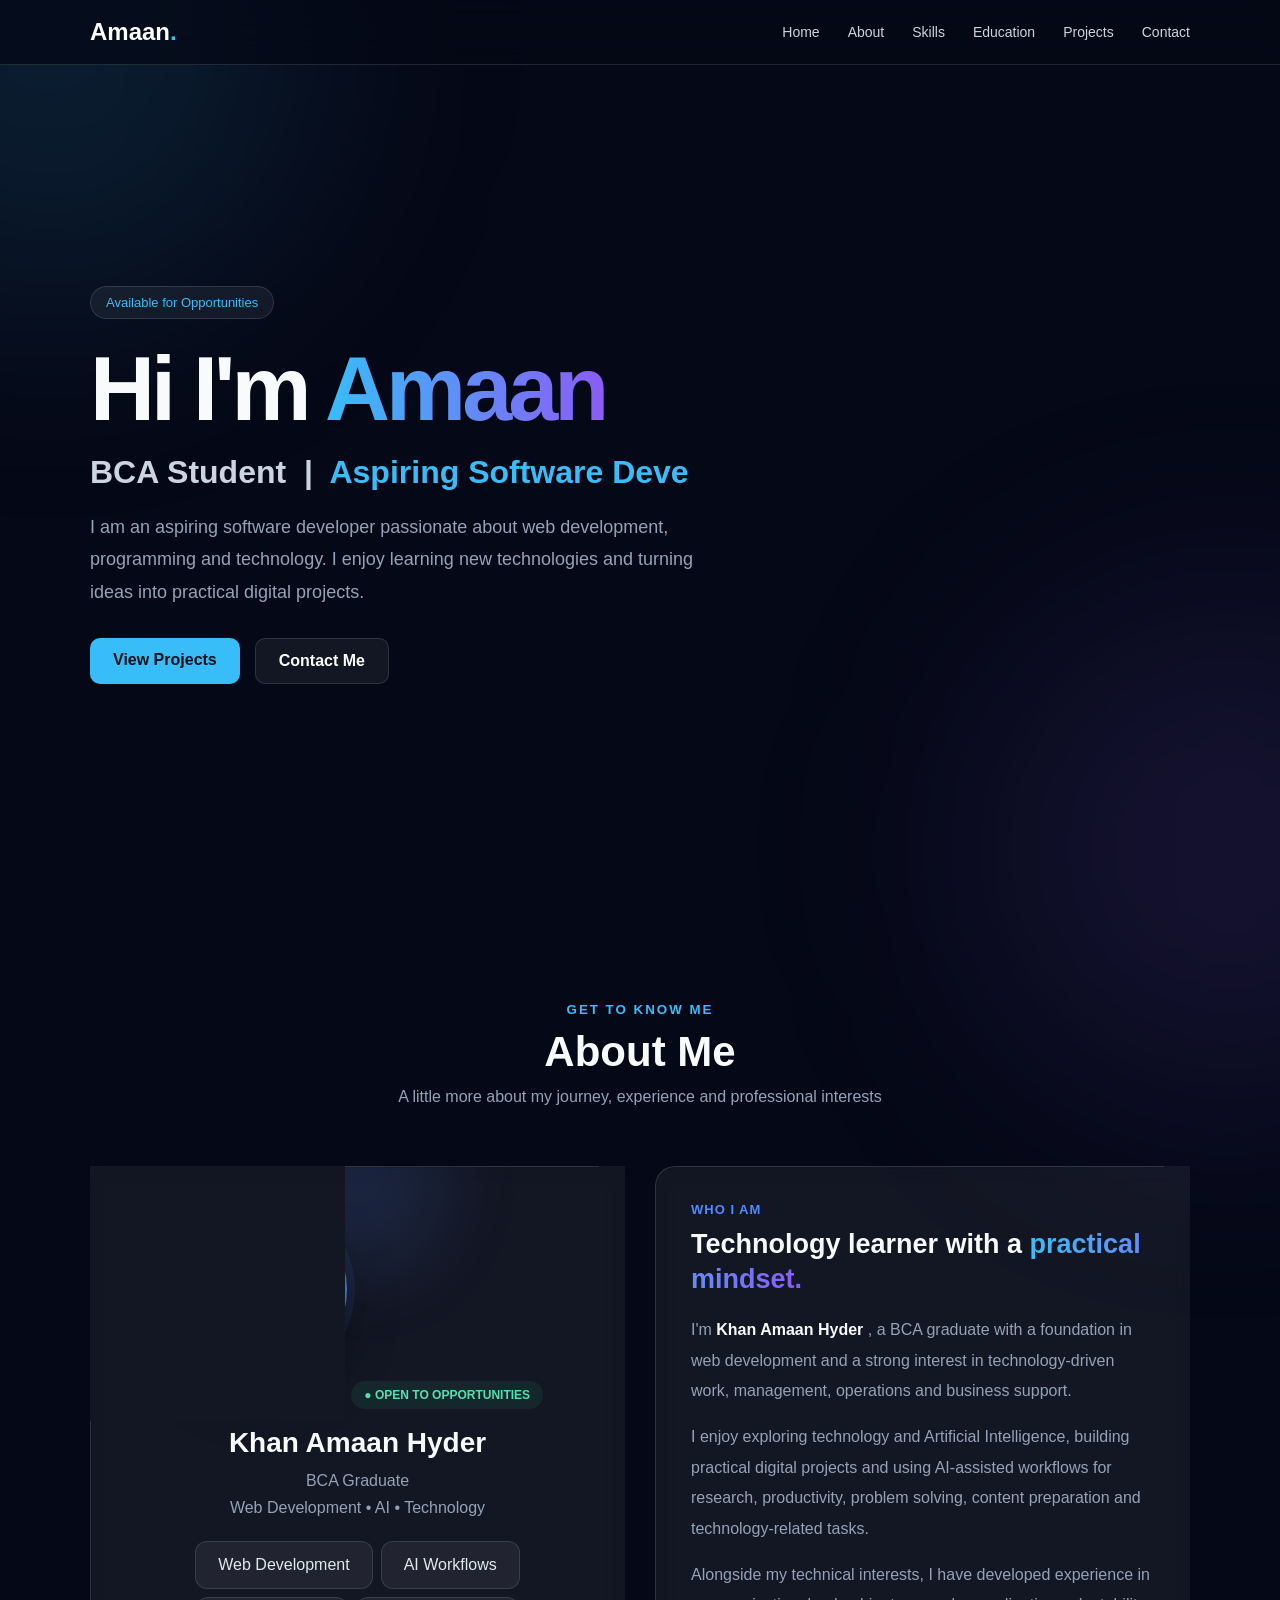
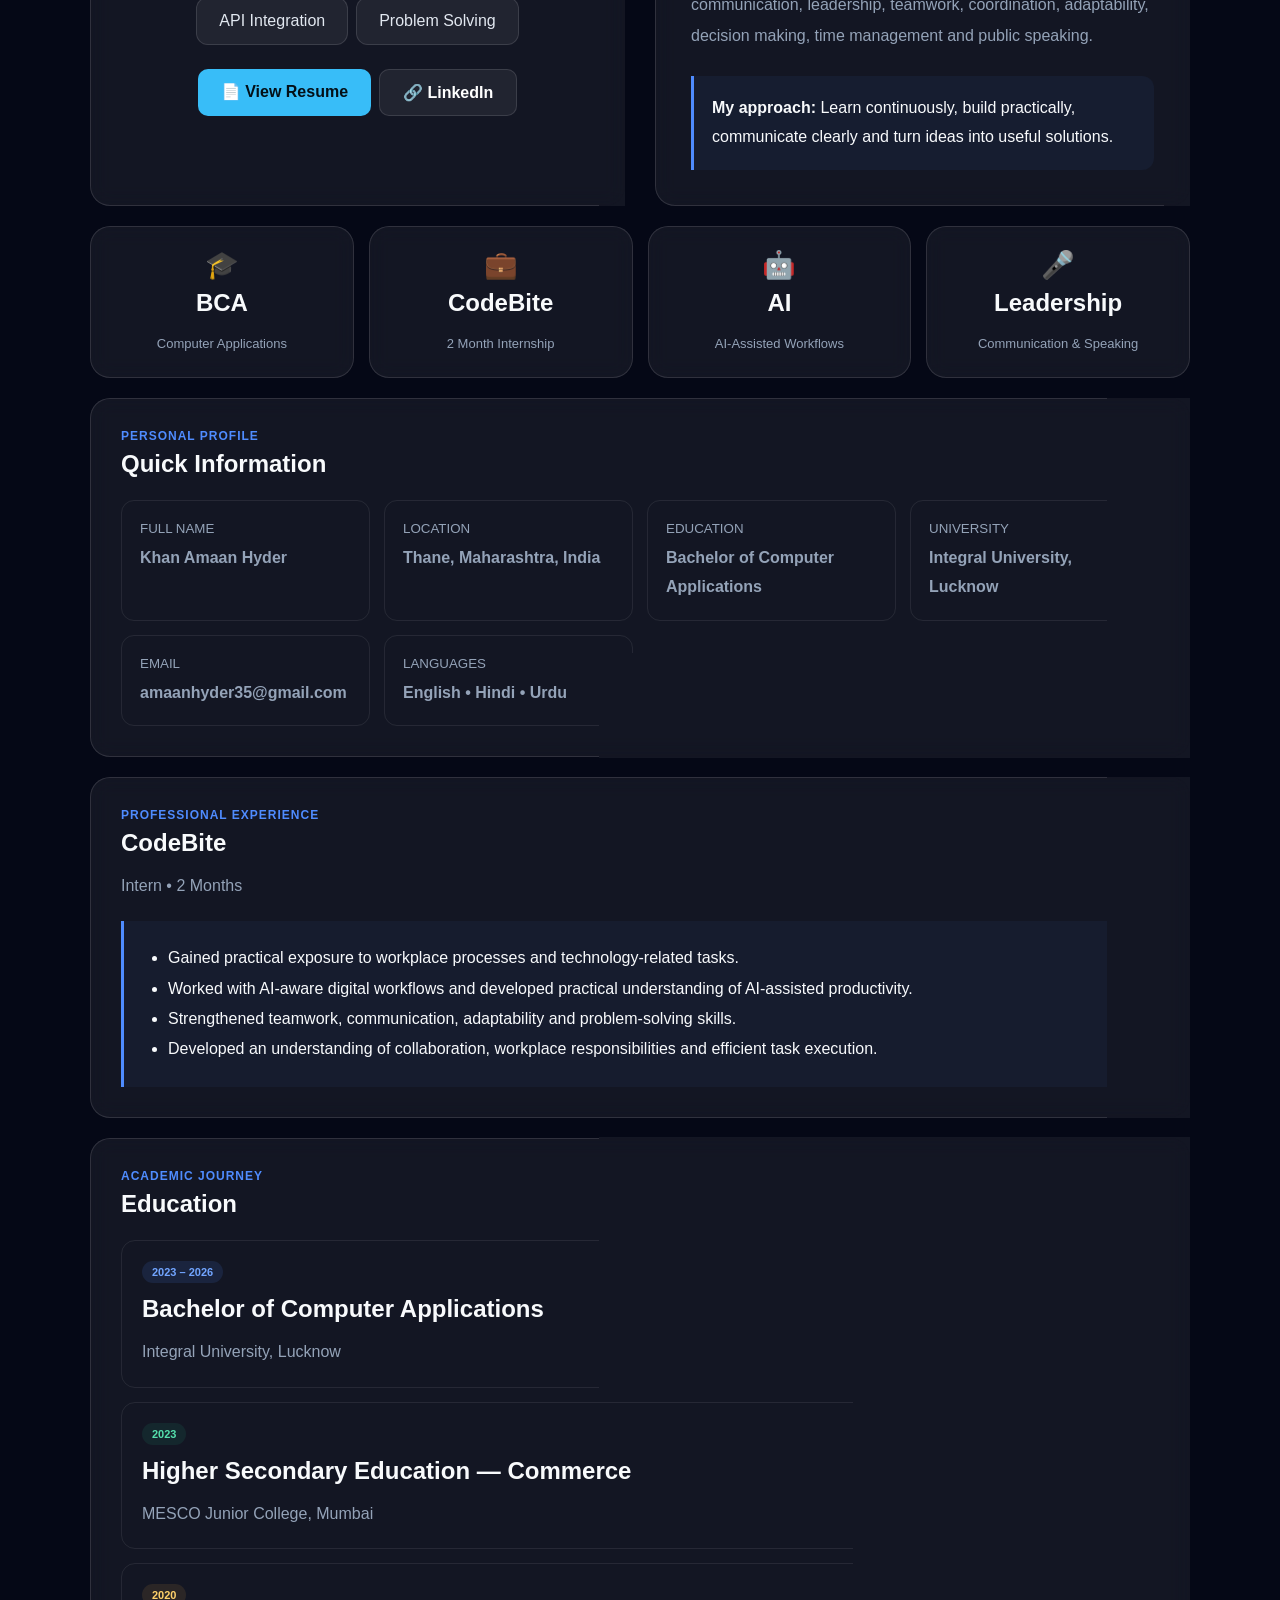
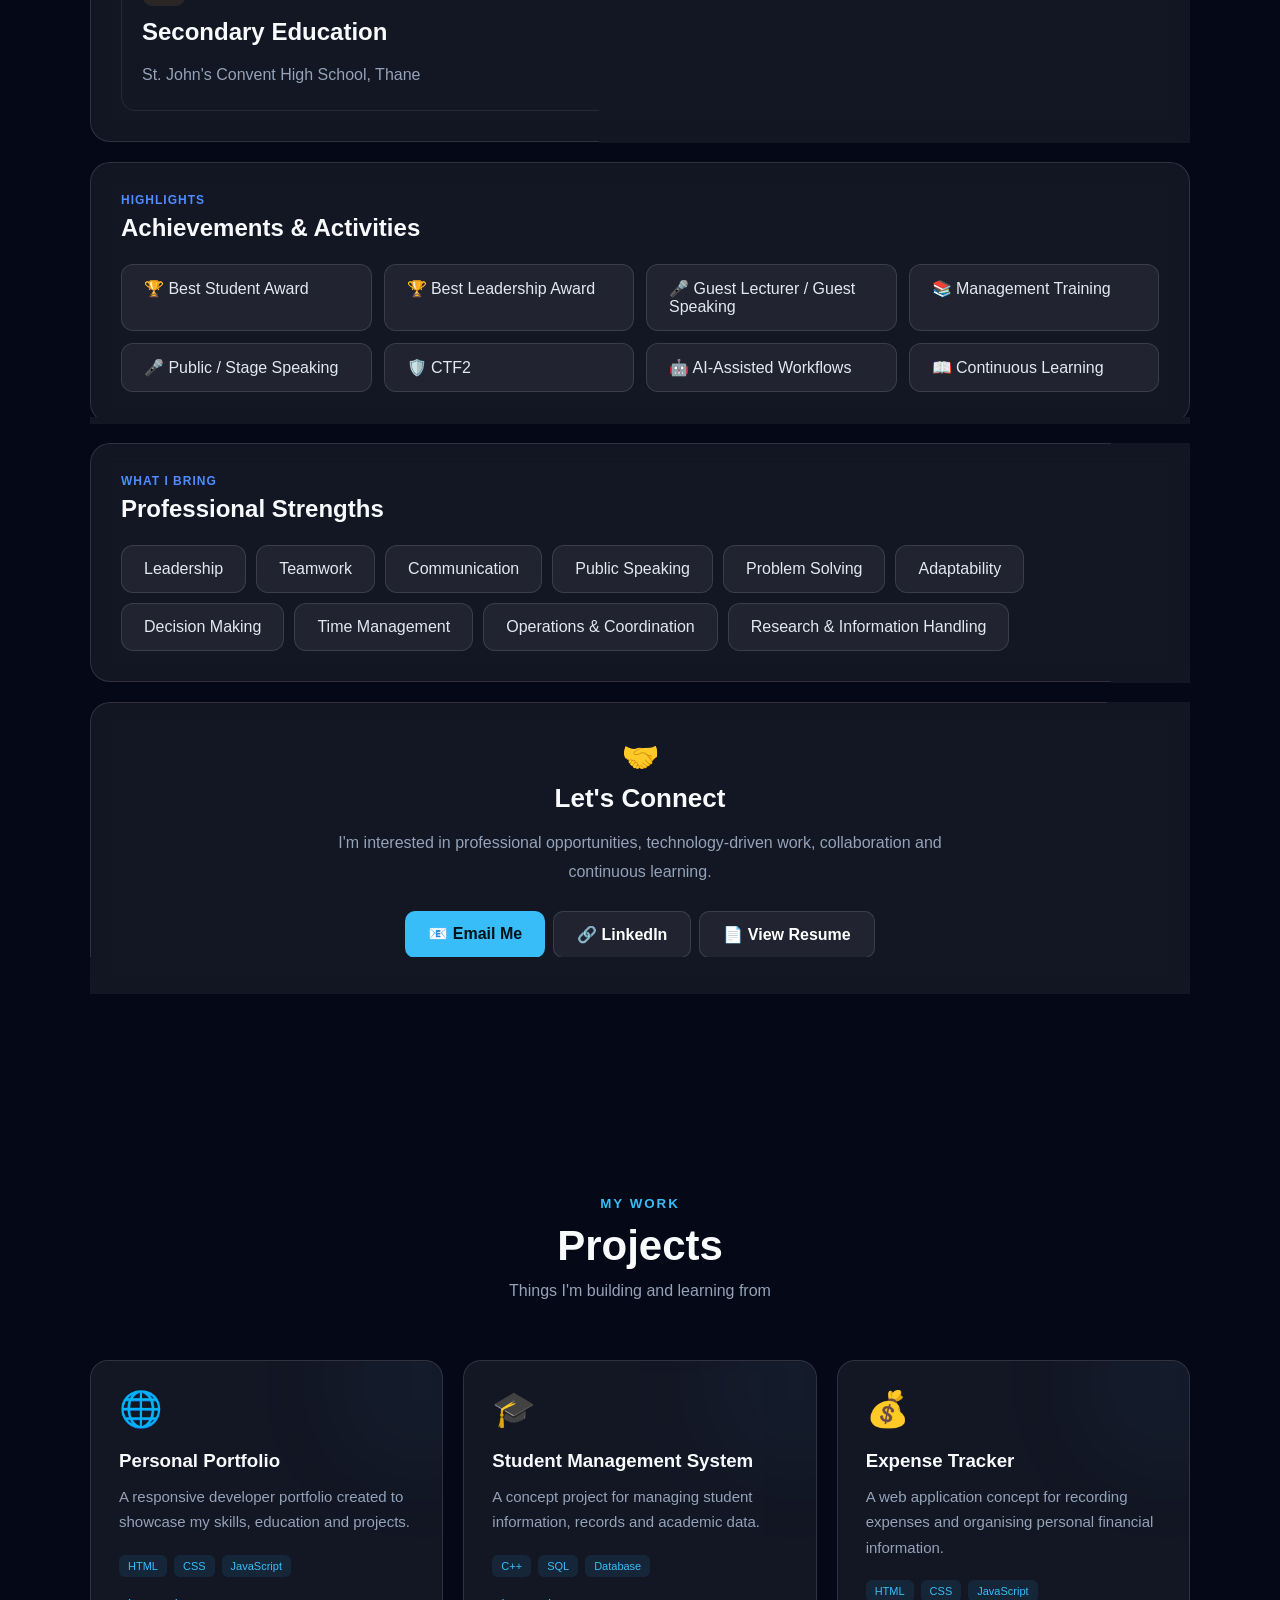
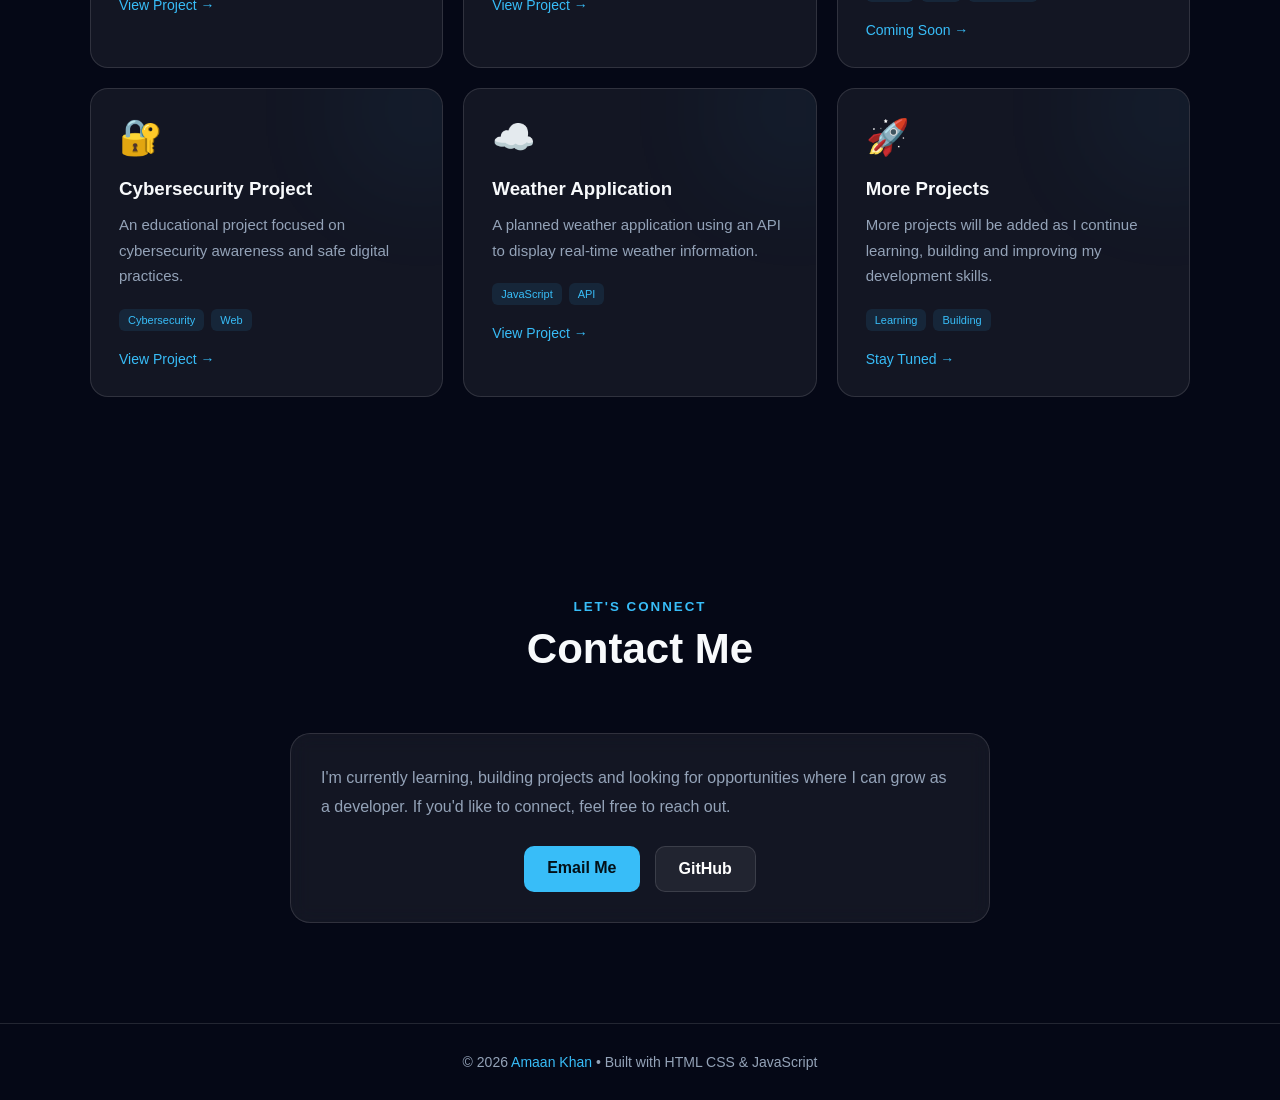
<file: index.html>
<!DOCTYPE html>
<html lang="en">
<head>
<meta charset="UTF-8">
<meta name="viewport" content="width=device-width, initial-scale=1.0">

<meta name="description" content="Amaan Khan - BCA Student and Aspiring Software Developer">
<meta name="author" content="Amaan Khan">

<title>Amaan Khan | Developer Portfolio</title>

<style>

:root{
    --bg:#050816;
    --card:rgba(255,255,255,.06);
    --border:rgba(255,255,255,.12);
    --text:#f8fafc;
    --muted:#94a3b8;
    --primary:#38bdf8;
    --secondary:#8b5cf6;
    --success:#22c55e;
}

*{
    margin:0;
    padding:0;
    box-sizing:border-box;
    scroll-behavior:smooth;
}

body{
    font-family:Inter,Arial,sans-serif;
    background:var(--bg);
    color:var(--text);
    overflow-x:hidden;
}

body::before{
    content:"";
    position:fixed;
    width:500px;
    height:500px;
    background:rgba(56,189,248,.12);
    filter:blur(120px);
    border-radius:50%;
    top:-200px;
    left:-200px;
    z-index:-1;
}

body::after{
    content:"";
    position:fixed;
    width:500px;
    height:500px;
    background:rgba(139,92,246,.12);
    filter:blur(120px);
    border-radius:50%;
    bottom:-200px;
    right:-200px;
    z-index:-1;
}

/* NAVBAR */

nav{
    position:fixed;
    top:0;
    left:0;
    width:100%;
    z-index:1000;
    backdrop-filter:blur(15px);
    background:rgba(5,8,22,.75);
    border-bottom:1px solid var(--border);
}

.nav-container{
    max-width:1150px;
    margin:auto;
    padding:18px 25px;
    display:flex;
    justify-content:space-between;
    align-items:center;
}

.logo{
    font-size:24px;
    font-weight:800;
    color:white;
}

.logo span{
    color:var(--primary);
}

.nav-links{
    display:flex;
    gap:28px;
    list-style:none;
}

.nav-links a{
    color:#cbd5e1;
    text-decoration:none;
    font-size:14px;
    transition:.3s;
}

.nav-links a:hover{
    color:var(--primary);
}

.menu{
    display:none;
    font-size:26px;
    cursor:pointer;
}

/* HERO */

.hero{
    min-height:100vh;
    max-width:1150px;
    margin:auto;
    padding:150px 25px 80px;
    display:flex;
    align-items:center;
}

.hero-content{
    max-width:800px;
}

.badge{
    display:inline-block;
    padding:8px 15px;
    border:1px solid var(--border);
    background:var(--card);
    border-radius:30px;
    color:var(--primary);
    font-size:13px;
    margin-bottom:25px;
}

.hero h1{
    font-size:clamp(48px,9vw,90px);
    line-height:1;
    letter-spacing:-4px;
    margin-bottom:20px;
}

.gradient{
    background:linear-gradient(
        90deg,
        var(--primary),
        var(--secondary)
    );
    -webkit-background-clip:text;
    color:transparent;
}

.hero h2{
    font-size:clamp(20px,4vw,32px);
    color:#cbd5e1;
    margin-bottom:20px;
}

.typing{
    color:var(--primary);
}

.hero p{
    max-width:650px;
    color:var(--muted);
    font-size:18px;
    line-height:1.8;
    margin-bottom:30px;
}

.buttons{
    display:flex;
    gap:15px;
    flex-wrap:wrap;
}

.btn{
    padding:13px 23px;
    border-radius:10px;
    text-decoration:none;
    font-weight:700;
    transition:.3s;
    display:inline-block;
}

.btn-primary{
    background:var(--primary);
    color:#031018;
}

.btn-secondary{
    border:1px solid var(--border);
    color:white;
    background:var(--card);
}

.btn:hover{
    transform:translateY(-3px);
}

/* GENERAL */

section{
    max-width:1150px;
    margin:auto;
    padding:100px 25px;
}

.section-title{
    text-align:center;
    margin-bottom:60px;
}

.section-title small{
    color:var(--primary);
    font-weight:700;
    letter-spacing:2px;
}

.section-title h2{
    font-size:42px;
    margin-top:10px;
}

.section-title p{
    color:var(--muted);
    margin-top:12px;
}

/* ABOUT */

.about-grid{
    display:grid;
    grid-template-columns:1fr 1fr;
    gap:30px;
}

.glass{
    background:var(--card);
    border:1px solid var(--border);
    border-radius:20px;
    padding:30px;
    backdrop-filter:blur(10px);
}

.glass h3{
    margin-bottom:15px;
    font-size:24px;
}

.glass p{
    color:var(--muted);
    line-height:1.8;
}

.info{
    display:grid;
    grid-template-columns:1fr 1fr;
    gap:15px;
    margin-top:20px;
}

.info div{
    padding:15px;
    background:rgba(255,255,255,.04);
    border-radius:12px;
}

.info strong{
    display:block;
    margin-bottom:5px;
}

.info span{
    color:var(--muted);
    font-size:14px;
}

/* SKILLS */

.skills{
    display:flex;
    flex-wrap:wrap;
    justify-content:center;
    gap:15px;
}

.skill{
    padding:14px 22px;
    background:var(--card);
    border:1px solid var(--border);
    border-radius:12px;
    color:#e2e8f0;
    transition:.3s;
}

.skill:hover{
    transform:translateY(-5px);
    border-color:var(--primary);
    color:var(--primary);
}

/* EDUCATION */

.timeline{
    max-width:800px;
    margin:auto;
    position:relative;
}

.timeline::before{
    content:"";
    position:absolute;
    left:20px;
    top:0;
    bottom:0;
    width:2px;
    background:linear-gradient(
        var(--primary),
        var(--secondary)
    );
}

.timeline-item{
    position:relative;
    padding-left:60px;
    margin-bottom:35px;
}

.dot{
    position:absolute;
    left:11px;
    top:5px;
    width:20px;
    height:20px;
    border-radius:50%;
    background:var(--primary);
    box-shadow:0 0 20px var(--primary);
}

.timeline-item h3{
    margin-bottom:7px;
}

.timeline-item span{
    color:var(--primary);
    font-size:14px;
}

.timeline-item p{
    color:var(--muted);
    margin-top:8px;
}

/* PROJECTS */

.projects{
    display:grid;
    grid-template-columns:repeat(3,1fr);
    gap:20px;
}

.project{
    background:var(--card);
    border:1px solid var(--border);
    border-radius:18px;
    padding:28px;
    transition:.35s;
    position:relative;
    overflow:hidden;
}

.project::before{
    content:"";
    position:absolute;
    width:100px;
    height:100px;
    background:var(--primary);
    filter:blur(70px);
    opacity:.12;
    right:-30px;
    top:-30px;
}

.project:hover{
    transform:translateY(-8px);
    border-color:rgba(56,189,248,.5);
}

.project-icon{
    font-size:35px;
    margin-bottom:20px;
}

.project h3{
    margin-bottom:12px;
}

.project p{
    color:var(--muted);
    line-height:1.7;
    font-size:15px;
}

.tags{
    display:flex;
    gap:7px;
    flex-wrap:wrap;
    margin-top:20px;
}

.tags span{
    font-size:11px;
    padding:5px 9px;
    border-radius:6px;
    background:rgba(56,189,248,.1);
    color:var(--primary);
}

.project-link{
    display:inline-block;
    margin-top:20px;
    color:var(--primary);
    text-decoration:none;
    font-size:14px;
}

/* CONTACT */

.contact{
    text-align:center;
}

.contact-box{
    max-width:700px;
    margin:auto;
}

.contact-box p{
    color:var(--muted);
    line-height:1.8;
    margin-bottom:25px;
}

.contact-links{
    display:flex;
    justify-content:center;
    gap:15px;
    flex-wrap:wrap;
}

/* FOOTER */

footer{
    border-top:1px solid var(--border);
    text-align:center;
    padding:30px 20px;
    color:var(--muted);
    font-size:14px;
}

footer span{
    color:var(--primary);
}

/* SCROLL ANIMATION */

.reveal{
    opacity:0;
    transform:translateY(30px);
    transition:all .8s ease;
}

.reveal.active{
    opacity:1;
    transform:translateY(0);
}

/* MOBILE */

@media(max-width:850px){

    .nav-links{
        position:absolute;
        top:70px;
        right:20px;
        width:220px;
        padding:20px;
        background:#0b1124;
        border:1px solid var(--border);
        border-radius:15px;
        flex-direction:column;
        gap:18px;
        display:none;
    }

    .nav-links.show{
        display:flex;
    }

    .menu{
        display:block;
    }

    .about-grid{
        grid-template-columns:1fr;
    }

    .projects{
        grid-template-columns:1fr;
    }

}

@media(max-width:600px){

    .hero{
        padding-top:130px;
    }

    .hero h1{
        letter-spacing:-2px;
    }

    .hero p{
        font-size:16px;
    }

    section{
        padding:75px 20px;
    }

    .section-title h2{
        font-size:34px;
    }

    .info{
        grid-template-columns:1fr;
    }

}

</style>
</head>

<body>

<!-- NAVIGATION -->

<nav>
<div class="nav-container">

<div class="logo">
Amaan<span>.</span>
</div>

<div class="menu" onclick="toggleMenu()">☰</div>

<ul class="nav-links" id="navLinks">

<li><a href="#home">Home</a></li>
<li><a href="#about">About</a></li>
<li><a href="#skills">Skills</a></li>
<li><a href="#education">Education</a></li>
<li><a href="#projects">Projects</a></li>
<li><a href="#contact">Contact</a></li>

</ul>

</div>
</nav>


<!-- HERO -->

<header class="hero" id="home">

<div class="hero-content reveal">

<div class="badge">
Available for Opportunities
</div>

<h1>
Hi I'm <span class="gradient">Amaan</span>
</h1>

<h2>
BCA Student &nbsp;|&nbsp;
<span class="typing" id="typing"></span>
</h2>

<p>
I am an aspiring software developer passionate about
web development, programming and technology.
I enjoy learning new technologies and turning ideas
into practical digital projects.
</p>

<div class="buttons">

<a href="#projects" class="btn btn-primary">
View Projects
</a>

<a href="#contact" class="btn btn-secondary">
Contact Me
</a>

</div>

</div>

</header>


<!-- ABOUT -->

<!-- ABOUT -->

<!-- ABOUT -->
<section id="about">

  <div class="section-title reveal">
    <small>GET TO KNOW ME</small>
    <h2>About Me</h2>
    <p>A little more about my journey, experience and professional interests</p>
  </div>

  <!-- MAIN PROFILE -->
  <div class="about-grid">

    <!-- PROFILE CARD -->
    <div class="glass reveal" style="
      padding:35px 25px;
      text-align:center;
      position:relative;
      overflow:hidden;
    ">

      <div style="
        position:absolute;
        width:180px;
        height:180px;
        background:rgba(79,140,255,.12);
        border-radius:50%;
        filter:blur(35px);
        top:-70px;
        left:50%;
        transform:translateX(-50%);
      "></div>

      <div style="position:relative;">

        <img
          src="profile.jpg"
          alt="Khan Amaan Hyder"
          style="
            width:175px;
            height:175px;
            object-fit:cover;
            border-radius:50%;
            border:4px solid rgba(79,140,255,.75);
            box-shadow:
              0 0 0 8px rgba(79,140,255,.08),
              0 20px 50px rgba(0,0,0,.35);
            margin-bottom:22px;
          "
        >

        <div style="
          display:inline-block;
          padding:7px 13px;
          border-radius:30px;
          background:rgba(37,194,138,.10);
          color:#55e0ad;
          font-size:12px;
          font-weight:700;
          margin-bottom:14px;
        ">
          ● OPEN TO OPPORTUNITIES
        </div>

        <h3 style="
          font-size:28px;
          margin:4px 0 8px;
        ">
          Khan Amaan Hyder
        </h3>

        <p style="
          color:var(--muted);
          line-height:1.7;
          margin-bottom:20px;
        ">
          BCA Graduate<br>
          Web Development • AI • Technology
        </p>

        <div style="
          display:flex;
          flex-wrap:wrap;
          justify-content:center;
          gap:8px;
          margin-bottom:24px;
        ">

          <span class="skill">Web Development</span>
          <span class="skill">AI Workflows</span>
          <span class="skill">API Integration</span>
          <span class="skill">Problem Solving</span>

        </div>

        <div style="
          display:flex;
          flex-wrap:wrap;
          justify-content:center;
          gap:8px;
        ">

          <a
            href="resume.pdf"
            target="_blank"
            class="btn btn-primary"
            style="
              text-decoration:none;
              display:inline-block;
            "
          >
            📄 View Resume
          </a>

          <a
            href="https://linkedin.com/in/amaan-khan-349187435"
            target="_blank"
            rel="noopener noreferrer"
            class="btn btn-secondary"
            style="
              text-decoration:none;
              display:inline-block;
            "
          >
            🔗 LinkedIn
          </a>

        </div>

      </div>

    </div>


    <!-- INTRODUCTION -->
    <div class="glass reveal" style="
      padding:35px;
    ">

      <div style="
        color:#4f8cff;
        font-size:13px;
        font-weight:800;
        letter-spacing:1px;
        margin-bottom:10px;
      ">
        WHO I AM
      </div>

      <h3 style="
        font-size:27px;
        line-height:1.3;
        margin-bottom:18px;
      ">
        Technology learner with a
        <span class="gradient">practical mindset.</span>
      </h3>

      <p style="
        line-height:1.9;
        color:var(--muted);
      ">
        I'm <strong style="color:var(--text);">
        Khan Amaan Hyder
        </strong>, a BCA graduate with a foundation in web development
        and a strong interest in technology-driven work, management,
        operations and business support.
      </p>

      <p style="
        line-height:1.9;
        color:var(--muted);
        margin-top:16px;
      ">
        I enjoy exploring technology and Artificial Intelligence,
        building practical digital projects and using AI-assisted
        workflows for research, productivity, problem solving,
        content preparation and technology-related tasks.
      </p>

      <p style="
        line-height:1.9;
        color:var(--muted);
        margin-top:16px;
      ">
        Alongside my technical interests, I have developed experience
        in communication, leadership, teamwork, coordination,
        adaptability, decision making, time management and
        public speaking.
      </p>

      <div style="
        margin-top:25px;
        padding:18px;
        border-left:3px solid #4f8cff;
        background:rgba(79,140,255,.06);
        border-radius:0 12px 12px 0;
      ">

        <p style="
          line-height:1.8;
          color:var(--text);
          margin:0;
        ">
          <strong>My approach:</strong>
          Learn continuously, build practically, communicate clearly
          and turn ideas into useful solutions.
        </p>

      </div>

    </div>

  </div>


  <!-- QUICK STATS -->

  <div style="
    display:grid;
    grid-template-columns:repeat(auto-fit,minmax(180px,1fr));
    gap:15px;
    margin-top:20px;
  ">

    <div class="glass reveal" style="padding:22px;text-align:center;">
      <div style="font-size:27px;">🎓</div>
      <h3 style="margin-top:8px;">BCA</h3>
      <p style="color:var(--muted);font-size:13px;margin-top:5px;">
        Computer Applications
      </p>
    </div>

    <div class="glass reveal" style="padding:22px;text-align:center;">
      <div style="font-size:27px;">💼</div>
      <h3 style="margin-top:8px;">CodeBite</h3>
      <p style="color:var(--muted);font-size:13px;margin-top:5px;">
        2 Month Internship
      </p>
    </div>

    <div class="glass reveal" style="padding:22px;text-align:center;">
      <div style="font-size:27px;">🤖</div>
      <h3 style="margin-top:8px;">AI</h3>
      <p style="color:var(--muted);font-size:13px;margin-top:5px;">
        AI-Assisted Workflows
      </p>
    </div>

    <div class="glass reveal" style="padding:22px;text-align:center;">
      <div style="font-size:27px;">🎤</div>
      <h3 style="margin-top:8px;">Leadership</h3>
      <p style="color:var(--muted);font-size:13px;margin-top:5px;">
        Communication & Speaking
      </p>
    </div>

  </div>


  <!-- PERSONAL INFORMATION -->

  <div class="glass reveal" style="
    margin-top:20px;
    padding:30px;
  ">

    <div style="
      color:#4f8cff;
      font-size:12px;
      font-weight:800;
      letter-spacing:1px;
    ">
      PERSONAL PROFILE
    </div>

    <h3 style="
      font-size:24px;
      margin-top:7px;
    ">
      Quick Information
    </h3>

    <div style="
      display:grid;
      grid-template-columns:repeat(auto-fit,minmax(230px,1fr));
      gap:14px;
      margin-top:22px;
    ">

      <div style="
        padding:18px;
        border:1px solid rgba(255,255,255,.08);
        border-radius:13px;
      ">
        <small style="color:var(--muted);">FULL NAME</small>
        <p style="margin-top:7px;font-weight:700;">
          Khan Amaan Hyder
        </p>
      </div>

      <div style="
        padding:18px;
        border:1px solid rgba(255,255,255,.08);
        border-radius:13px;
      ">
        <small style="color:var(--muted);">LOCATION</small>
        <p style="margin-top:7px;font-weight:700;">
          Thane, Maharashtra, India
        </p>
      </div>

      <div style="
        padding:18px;
        border:1px solid rgba(255,255,255,.08);
        border-radius:13px;
      ">
        <small style="color:var(--muted);">EDUCATION</small>
        <p style="margin-top:7px;font-weight:700;">
          Bachelor of Computer Applications
        </p>
      </div>

      <div style="
        padding:18px;
        border:1px solid rgba(255,255,255,.08);
        border-radius:13px;
      ">
        <small style="color:var(--muted);">UNIVERSITY</small>
        <p style="margin-top:7px;font-weight:700;">
          Integral University, Lucknow
        </p>
      </div>

      <div style="
        padding:18px;
        border:1px solid rgba(255,255,255,.08);
        border-radius:13px;
      ">
        <small style="color:var(--muted);">EMAIL</small>
        <p style="margin-top:7px;font-weight:700;">
          amaanhyder35@gmail.com
        </p>
      </div>

      <div style="
        padding:18px;
        border:1px solid rgba(255,255,255,.08);
        border-radius:13px;
      ">
        <small style="color:var(--muted);">LANGUAGES</small>
        <p style="margin-top:7px;font-weight:700;">
          English • Hindi • Urdu
        </p>
      </div>

    </div>

  </div>


  <!-- EXPERIENCE -->

  <div class="glass reveal" style="
    margin-top:20px;
    padding:30px;
  ">

    <div style="
      color:#4f8cff;
      font-size:12px;
      font-weight:800;
      letter-spacing:1px;
    ">
      PROFESSIONAL EXPERIENCE
    </div>

    <h3 style="
      font-size:24px;
      margin-top:7px;
    ">
      CodeBite
    </h3>

    <p style="
      color:var(--muted);
      margin-top:5px;
    ">
      Intern • 2 Months
    </p>

    <div style="
      margin-top:20px;
      padding:22px;
      border-left:3px solid #4f8cff;
      background:rgba(79,140,255,.05);
      border-radius:0 14px 14px 0;
    ">

      <ul style="
        padding-left:22px;
        line-height:1.9;
      ">

        <li>
          Gained practical exposure to workplace processes and
          technology-related tasks.
        </li>

        <li>
          Worked with AI-aware digital workflows and developed
          practical understanding of AI-assisted productivity.
        </li>

        <li>
          Strengthened teamwork, communication, adaptability and
          problem-solving skills.
        </li>

        <li>
          Developed an understanding of collaboration, workplace
          responsibilities and efficient task execution.
        </li>

      </ul>

    </div>

  </div>


  <!-- EDUCATION -->

  <div class="glass reveal" style="
    margin-top:20px;
    padding:30px;
  ">

    <div style="
      color:#4f8cff;
      font-size:12px;
      font-weight:800;
      letter-spacing:1px;
    ">
      ACADEMIC JOURNEY
    </div>

    <h3 style="
      font-size:24px;
      margin-top:7px;
    ">
      Education
    </h3>

    <div style="
      margin-top:22px;
      display:grid;
      gap:14px;
    ">

      <div style="
        padding:20px;
        border:1px solid rgba(255,255,255,.08);
        border-radius:14px;
        position:relative;
      ">

        <span style="
          display:inline-block;
          padding:5px 10px;
          border-radius:20px;
          background:rgba(79,140,255,.12);
          color:#72a5ff;
          font-size:11px;
          font-weight:700;
        ">
          2023 – 2026
        </span>

        <h3 style="margin-top:12px;">
          Bachelor of Computer Applications
        </h3>

        <p style="
          color:var(--muted);
          margin-top:6px;
        ">
          Integral University, Lucknow
        </p>

      </div>


      <div style="
        padding:20px;
        border:1px solid rgba(255,255,255,.08);
        border-radius:14px;
      ">

        <span style="
          display:inline-block;
          padding:5px 10px;
          border-radius:20px;
          background:rgba(37,194,138,.10);
          color:#55e0ad;
          font-size:11px;
          font-weight:700;
        ">
          2023
        </span>

        <h3 style="margin-top:12px;">
          Higher Secondary Education — Commerce
        </h3>

        <p style="
          color:var(--muted);
          margin-top:6px;
        ">
          MESCO Junior College, Mumbai
        </p>

      </div>


      <div style="
        padding:20px;
        border:1px solid rgba(255,255,255,.08);
        border-radius:14px;
      ">

        <span style="
          display:inline-block;
          padding:5px 10px;
          border-radius:20px;
          background:rgba(255,189,74,.10);
          color:#ffd16a;
          font-size:11px;
          font-weight:700;
        ">
          2020
        </span>

        <h3 style="margin-top:12px;">
          Secondary Education
        </h3>

        <p style="
          color:var(--muted);
          margin-top:6px;
        ">
          St. John's Convent High School, Thane
        </p>

      </div>

    </div>

  </div>


  <!-- ACHIEVEMENTS -->

  <div class="glass reveal" style="
    margin-top:20px;
    padding:30px;
  ">

    <div style="
      color:#4f8cff;
      font-size:12px;
      font-weight:800;
      letter-spacing:1px;
    ">
      HIGHLIGHTS
    </div>

    <h3 style="
      font-size:24px;
      margin-top:7px;
    ">
      Achievements & Activities
    </h3>

    <div style="
      display:grid;
      grid-template-columns:repeat(auto-fit,minmax(200px,1fr));
      gap:12px;
      margin-top:22px;
    ">

      <div class="skill">🏆 Best Student Award</div>

      <div class="skill">🏆 Best Leadership Award</div>

      <div class="skill">🎤 Guest Lecturer / Guest Speaking</div>

      <div class="skill">📚 Management Training</div>

      <div class="skill">🎤 Public / Stage Speaking</div>

      <div class="skill">🛡️ CTF2</div>

      <div class="skill">🤖 AI-Assisted Workflows</div>

      <div class="skill">📖 Continuous Learning</div>

    </div>

  </div>


  <!-- PROFESSIONAL STRENGTHS -->

  <div class="glass reveal" style="
    margin-top:20px;
    padding:30px;
  ">

    <div style="
      color:#4f8cff;
      font-size:12px;
      font-weight:800;
      letter-spacing:1px;
    ">
      WHAT I BRING
    </div>

    <h3 style="
      font-size:24px;
      margin-top:7px;
    ">
      Professional Strengths
    </h3>

    <div style="
      display:flex;
      flex-wrap:wrap;
      gap:10px;
      margin-top:22px;
    ">

      <span class="skill">Leadership</span>
      <span class="skill">Teamwork</span>
      <span class="skill">Communication</span>
      <span class="skill">Public Speaking</span>
      <span class="skill">Problem Solving</span>
      <span class="skill">Adaptability</span>
      <span class="skill">Decision Making</span>
      <span class="skill">Time Management</span>
      <span class="skill">Operations & Coordination</span>
      <span class="skill">Research & Information Handling</span>

    </div>

  </div>


  <!-- CONTACT -->

  <div class="glass reveal" style="
    margin-top:20px;
    padding:35px;
    text-align:center;
  ">

    <div style="font-size:30px;">🤝</div>

    <h3 style="
      font-size:26px;
      margin-top:10px;
    ">
      Let's Connect
    </h3>

    <p style="
      color:var(--muted);
      max-width:650px;
      margin:12px auto 24px;
      line-height:1.8;
    ">
      I'm interested in professional opportunities, technology-driven
      work, collaboration and continuous learning.
    </p>

    <div style="
      display:flex;
      flex-wrap:wrap;
      justify-content:center;
      gap:8px;
    ">

      <a
        href="mailto:amaanhyder35@gmail.com"
        class="btn btn-primary"
        style="text-decoration:none;"
      >
        📧 Email Me
      </a>

      <a
        href="https://linkedin.com/in/amaan-khan-349187435"
        target="_blank"
        rel="noopener noreferrer"
        class="btn btn-secondary"
        style="text-decoration:none;"
      >
        🔗 LinkedIn
      </a>

      <a
        href="resume.pdf"
        target="_blank"
        class="btn btn-secondary"
        style="text-decoration:none;"
      >
        📄 View Resume
      </a>

    </div>

  </div>

        </section>


<!-- PROJECTS -->

<section id="projects">

<div class="section-title reveal">

<small>MY WORK</small>

<h2>Projects</h2>

<p>Things I'm building and learning from</p>

</div>

<div class="projects">

<div class="project reveal">

<div class="project-icon">🌐</div>

<h3>Personal Portfolio</h3>

<p>
A responsive developer portfolio created to showcase
my skills, education and projects.
</p>

<div class="tags">
<span>HTML</span>
<span>CSS</span>
<span>JavaScript</span>
</div>

<a href="#" class="project-link">
View Project →
</a>

</div>


<div class="project reveal">

<div class="project-icon">🎓</div>

<h3>Student Management System</h3>

<p>
A concept project for managing student information,
records and academic data.
</p>

<div class="tags">
<span>C++</span>
<span>SQL</span>
<span>Database</span>
</div>

<a href="app/projects/student-management/" class="project-link">
  View Project →
</a>

</div>


<div class="project reveal">

<div class="project-icon">💰</div>

<h3>Expense Tracker</h3>

<p>
A web application concept for recording expenses and
organising personal financial information.
</p>

<div class="tags">
<span>HTML</span>
<span>CSS</span>
<span>JavaScript</span>
</div>

<a href="#" class="project-link">
Coming Soon →
</a>

</div>


<div class="project reveal">

<div class="project-icon">🔐</div>

<h3>Cybersecurity Project</h3>

<p>
An educational project focused on cybersecurity
awareness and safe digital practices.
</p>

<div class="tags">
<span>Cybersecurity</span>
<span>Web</span>
</div>

<a href="projects/password-analyzer/" class="project-link">
View Project →
</a>

</div>


<div class="project reveal">

<div class="project-icon">☁️</div>

<h3>Weather Application</h3>

<p>
A planned weather application using an API to display
real-time weather information.
</p>

<div class="tags">
<span>JavaScript</span>
<span>API</span>
</div>

<a href="projects/weather-app/" class="project-link">
  View Project →
</a>

</div>


<div class="project reveal">

<div class="project-icon">🚀</div>

<h3>More Projects</h3>

<p>
More projects will be added as I continue learning,
building and improving my development skills.
</p>

<div class="tags">
<span>Learning</span>
<span>Building</span>
</div>

<a href="#contact" class="project-link">
Stay Tuned →
</a>

</div>

</div>

</section>


<!-- CONTACT -->

<section id="contact">

<div class="section-title reveal">

<small>LET'S CONNECT</small>

<h2>Contact Me</h2>

</div>

<div class="contact-box glass reveal">

<p>
I'm currently learning, building projects and looking
for opportunities where I can grow as a developer.
If you'd like to connect, feel free to reach out.
</p>

<div class="contact-links">

<a href="mailto:your-email@example.com"
class="btn btn-primary">
Email Me
</a>

<a href="https://github.com/amaanhyder35-hash"
class="btn btn-secondary"
target="_blank">
GitHub
</a>

</div>

</div>

</section>


<!-- FOOTER -->

<footer>

© 2026 <span>Amaan Khan</span> • Built with HTML CSS & JavaScript

</footer>


<script>

/* TYPING EFFECT */

const words = [
    "Aspiring Software Developer",
    "Web Developer",
    "Programmer",
    "Tech Enthusiast"
];

let wordIndex = 0;
let charIndex = 0;
let deleting = false;

function typeEffect(){

    const element = document.getElementById("typing");

    const word = words[wordIndex];

    if(!deleting){

        element.textContent = word.substring(0,charIndex + 1);

        charIndex++;

        if(charIndex === word.length){

            deleting = true;

            setTimeout(typeEffect,1500);

            return;
        }

    }else{

        element.textContent = word.substring(0,charIndex - 1);

        charIndex--;

        if(charIndex === 0){

            deleting = false;

            wordIndex++;

            if(wordIndex === words.length){
                wordIndex = 0;
            }

        }

    }

    setTimeout(typeEffect,deleting ? 50 : 90);
}

typeEffect();


/* MOBILE MENU */

function toggleMenu(){

    document
    .getElementById("navLinks")
    .classList
    .toggle("show");

}


/* SCROLL ANIMATION */

const observer = new IntersectionObserver(
    entries => {

        entries.forEach(entry => {

            if(entry.isIntersecting){

                entry.target.classList.add("active");

            }

        });

    },
    {
        threshold:.15
    }
);

document
.querySelectorAll(".reveal")
.forEach(el => observer.observe(el));


/* CLOSE MOBILE MENU */

document
.querySelectorAll(".nav-links a")
.forEach(link => {

    link.addEventListener("click", () => {

        document
        .getElementById("navLinks")
        .classList
        .remove("show");

    });

});

</script>

</body>
</html>
</file>
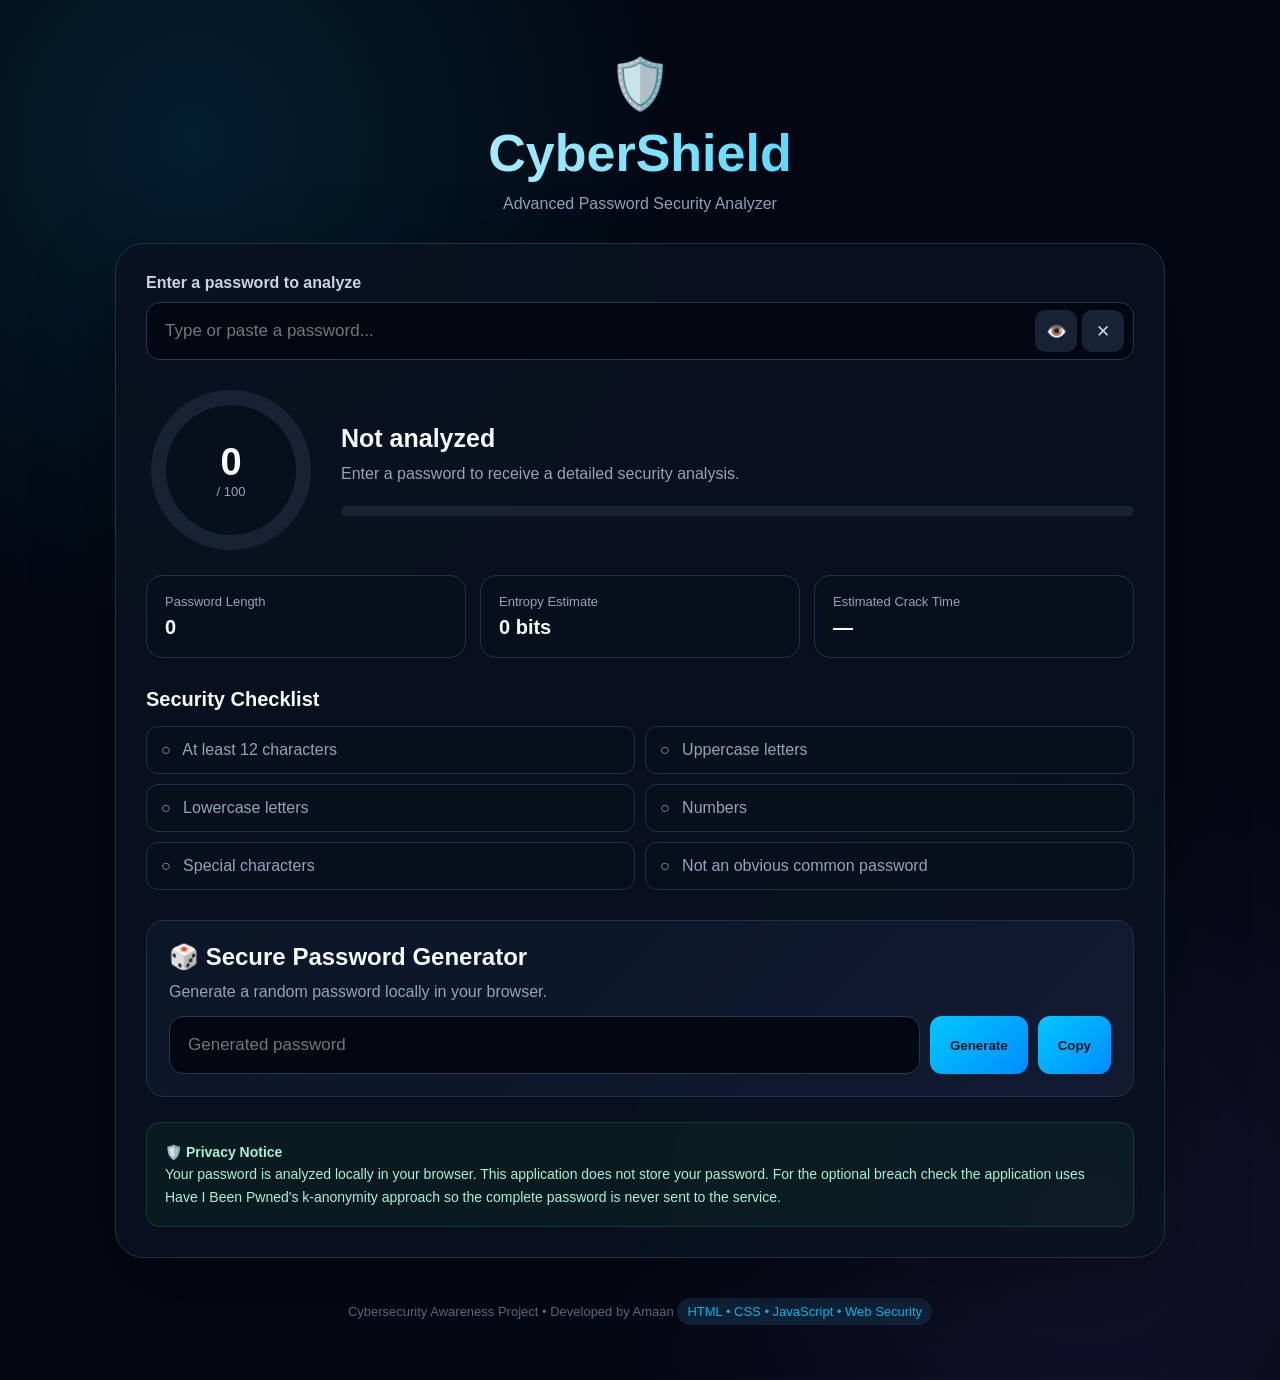
<file: projects/password-analyzer/index.html>
<!DOCTYPE html>
<html lang="en">
<head>
<meta charset="UTF-8">
<meta name="viewport" content="width=device-width, initial-scale=1.0">
<meta name="description" content="Advanced Cybersecurity Password Analyzer by Amaan">
<meta name="theme-color" content="#050b16">

<title>CyberShield | Password Security Analyzer</title>

<style>
:root{
    --bg:#030712;
    --panel:#0b1220;
    --panel2:#111827;
    --border:#1e334b;
    --text:#f8fafc;
    --muted:#94a3b8;
    --blue:#00c8ff;
    --green:#22c55e;
    --yellow:#f59e0b;
    --red:#ef4444;
    --purple:#8b5cf6;
}

*{
    margin:0;
    padding:0;
    box-sizing:border-box;
}

body{
    min-height:100vh;
    font-family:Inter,Arial,sans-serif;
    color:var(--text);
    background:
        radial-gradient(circle at 15% 10%,rgba(0,200,255,.12),transparent 30%),
        radial-gradient(circle at 85% 90%,rgba(139,92,246,.12),transparent 30%),
        var(--bg);
    padding:25px;
}

.container{
    width:100%;
    max-width:1050px;
    margin:auto;
}

/* HEADER */

header{
    text-align:center;
    padding:30px 10px;
}

.logo{
    font-size:50px;
    margin-bottom:10px;
}

h1{
    font-size:clamp(30px,6vw,52px);
    background:linear-gradient(90deg,#fff,#00c8ff);
    -webkit-background-clip:text;
    color:transparent;
}

.subtitle{
    color:var(--muted);
    margin-top:12px;
    font-size:16px;
}

/* MAIN CARD */

.dashboard{
    background:rgba(11,18,32,.88);
    border:1px solid var(--border);
    border-radius:28px;
    padding:30px;
    box-shadow:0 30px 80px rgba(0,0,0,.4);
    backdrop-filter:blur(20px);
}

/* PASSWORD */

.label{
    display:block;
    color:#cbd5e1;
    margin-bottom:10px;
    font-weight:600;
}

.input-wrap{
    position:relative;
}

input{
    width:100%;
    padding:18px 110px 18px 18px;
    background:#030712;
    border:1px solid #26384e;
    border-radius:14px;
    color:white;
    font-size:17px;
    outline:none;
    transition:.25s;
}

input:focus{
    border-color:var(--blue);
    box-shadow:0 0 0 3px rgba(0,200,255,.1);
}

.input-actions{
    position:absolute;
    right:10px;
    top:8px;
    display:flex;
    gap:5px;
}

.icon-btn{
    border:0;
    background:#172235;
    color:#cbd5e1;
    width:42px;
    height:42px;
    border-radius:10px;
    cursor:pointer;
    font-size:17px;
}

.icon-btn:hover{
    background:#22334c;
}

/* SCORE */

.score-section{
    display:grid;
    grid-template-columns:170px 1fr;
    gap:25px;
    margin-top:30px;
    align-items:center;
}

.score-circle{
    width:160px;
    height:160px;
    border-radius:50%;
    display:grid;
    place-items:center;
    background:conic-gradient(var(--blue) 0deg,#172235 0deg);
    position:relative;
    margin:auto;
}

.score-circle::before{
    content:"";
    position:absolute;
    width:130px;
    height:130px;
    border-radius:50%;
    background:#080f1c;
}

.score-content{
    position:relative;
    text-align:center;
}

.score-number{
    font-size:38px;
    font-weight:800;
}

.score-label{
    color:var(--muted);
    font-size:13px;
}

.strength-title{
    font-size:25px;
    margin-bottom:8px;
}

.strength-description{
    color:var(--muted);
    line-height:1.6;
}

/* PROGRESS */

.progress-box{
    margin-top:20px;
}

.progress-bg{
    width:100%;
    height:10px;
    background:#172235;
    border-radius:20px;
    overflow:hidden;
}

.progress{
    height:100%;
    width:0%;
    transition:.4s;
    border-radius:20px;
    background:var(--red);
}

/* GRID */

.metrics{
    display:grid;
    grid-template-columns:repeat(3,1fr);
    gap:14px;
    margin-top:25px;
}

.metric{
    background:#080f1c;
    border:1px solid var(--border);
    border-radius:16px;
    padding:18px;
}

.metric-title{
    color:var(--muted);
    font-size:13px;
}

.metric-value{
    font-size:20px;
    font-weight:700;
    margin-top:7px;
}

/* CHECKS */

.section-title{
    font-size:20px;
    margin:30px 0 15px;
}

.checks{
    display:grid;
    grid-template-columns:repeat(2,1fr);
    gap:10px;
}

.check{
    background:#080f1c;
    border:1px solid var(--border);
    padding:14px;
    border-radius:12px;
    color:#94a3b8;
}

.check.good{
    border-color:rgba(34,197,94,.4);
    color:#4ade80;
}

.check-icon{
    margin-right:8px;
}

/* GENERATOR */

.generator{
    margin-top:30px;
    padding:22px;
    border-radius:18px;
    background:linear-gradient(135deg,#0b1627,#111a30);
    border:1px solid var(--border);
}

.generator-row{
    display:flex;
    gap:10px;
    margin-top:15px;
}

.generator input{
    padding-right:18px;
}

button.primary{
    border:0;
    border-radius:12px;
    padding:15px 20px;
    background:linear-gradient(135deg,#00c8ff,#008cff);
    color:#00131c;
    font-weight:800;
    cursor:pointer;
    white-space:nowrap;
}

button.primary:hover{
    transform:translateY(-1px);
}

/* PRIVACY */

.privacy{
    margin-top:25px;
    padding:18px;
    border-radius:14px;
    background:rgba(34,197,94,.06);
    border:1px solid rgba(34,197,94,.2);
    color:#a7f3d0;
    line-height:1.6;
    font-size:14px;
}

/* FOOTER */

footer{
    text-align:center;
    padding:30px 10px;
    color:#64748b;
    font-size:13px;
}

.badge{
    display:inline-block;
    padding:6px 10px;
    background:#10243a;
    color:#00c8ff;
    border-radius:20px;
    margin-top:10px;
}

/* RESPONSIVE */

@media(max-width:750px){

    body{
        padding:12px;
    }

    .dashboard{
        padding:20px;
        border-radius:20px;
    }

    .score-section{
        grid-template-columns:1fr;
        text-align:center;
    }

    .metrics{
        grid-template-columns:1fr;
    }

    .checks{
        grid-template-columns:1fr;
    }

    .generator-row{
        flex-direction:column;
    }

    button.primary{
        width:100%;
    }
}
</style>
</head>

<body>

<div class="container">

<header>
    <div class="logo">🛡️</div>
    <h1>CyberShield</h1>
    <p class="subtitle">
        Advanced Password Security Analyzer
    </p>
</header>

<main class="dashboard">

<label class="label">Enter a password to analyze</label>

<div class="input-wrap">

<input
    id="password"
    type="password"
    placeholder="Type or paste a password..."
    autocomplete="off"
    spellcheck="false"
    oninput="analyze()"
>

<div class="input-actions">

<button class="icon-btn" onclick="toggleVisibility()" title="Show password">
    👁️
</button>

<button class="icon-btn" onclick="clearPassword()" title="Clear">
    ✕
</button>

</div>

</div>

<section class="score-section">

<div class="score-circle" id="scoreCircle">

<div class="score-content">
    <div class="score-number" id="score">0</div>
    <div class="score-label">/ 100</div>
</div>

</div>

<div>

<h2 class="strength-title" id="strength">
    Not analyzed
</h2>

<p class="strength-description" id="description">
    Enter a password to receive a detailed security analysis.
</p>

<div class="progress-box">

<div class="progress-bg">
    <div class="progress" id="progress"></div>
</div>

</div>

</div>

</section>

<div class="metrics">

<div class="metric">
    <div class="metric-title">Password Length</div>
    <div class="metric-value" id="lengthMetric">0</div>
</div>

<div class="metric">
    <div class="metric-title">Entropy Estimate</div>
    <div class="metric-value" id="entropy">0 bits</div>
</div>

<div class="metric">
    <div class="metric-title">Estimated Crack Time</div>
    <div class="metric-value" id="crackTime">—</div>
</div>

</div>

<h2 class="section-title">Security Checklist</h2>

<div class="checks">

<div class="check" id="c-length">
    <span class="check-icon">○</span>
    At least 12 characters
</div>

<div class="check" id="c-upper">
    <span class="check-icon">○</span>
    Uppercase letters
</div>

<div class="check" id="c-lower">
    <span class="check-icon">○</span>
    Lowercase letters
</div>

<div class="check" id="c-number">
    <span class="check-icon">○</span>
    Numbers
</div>

<div class="check" id="c-special">
    <span class="check-icon">○</span>
    Special characters
</div>

<div class="check" id="c-common">
    <span class="check-icon">○</span>
    Not an obvious common password
</div>

</div>

<div class="generator">

<h2>🎲 Secure Password Generator</h2>

<p class="subtitle">
    Generate a random password locally in your browser.
</p>

<div class="generator-row">

<input
    id="generated"
    type="text"
    readonly
    placeholder="Generated password"
>

<button class="primary" onclick="generatePassword()">
    Generate
</button>

<button class="primary" onclick="copyPassword()">
    Copy
</button>

</div>

</div>

<div class="privacy">

<strong>🛡️ Privacy Notice</strong><br>

Your password is analyzed locally in your browser.
This application does not store your password.
For the optional breach check the application uses
Have I Been Pwned's k-anonymity approach so the complete
password is never sent to the service.

</div>

</main>

<footer>

Cybersecurity Awareness Project • Developed by Amaan

<div class="badge">
    HTML • CSS • JavaScript • Web Security
</div>

</footer>

</div>

<script>

/* ================================
   ELEMENTS
================================ */

const passwordInput =
    document.getElementById("password");

const generatedInput =
    document.getElementById("generated");


/* ================================
   COMMON PASSWORDS
================================ */

const commonPasswords = new Set([
    "password",
    "password123",
    "123456",
    "12345678",
    "123456789",
    "qwerty",
    "qwerty123",
    "admin",
    "admin123",
    "welcome",
    "letmein",
    "iloveyou",
    "abc123",
    "football",
    "monkey",
    "dragon"
]);


/* ================================
   ANALYZER
================================ */

function analyze(){

    const password = passwordInput.value;

    document.getElementById("lengthMetric").textContent =
        password.length;

    if(!password){

        reset();

        return;
    }

    let score = 0;

    const hasLength = password.length >= 12;
    const hasUpper = /[A-Z]/.test(password);
    const hasLower = /[a-z]/.test(password);
    const hasNumber = /[0-9]/.test(password);
    const hasSpecial = /[^A-Za-z0-9]/.test(password);

    const common =
        commonPasswords.has(password.toLowerCase());

    if(password.length >= 8) score += 20;
    if(hasLength) score += 15;
    if(hasUpper) score += 15;
    if(hasLower) score += 15;
    if(hasNumber) score += 15;
    if(hasSpecial) score += 20;

    if(common){
        score = Math.min(score,20);
    }

    score = Math.min(score,100);

    updateCheck("c-length",hasLength);
    updateCheck("c-upper",hasUpper);
    updateCheck("c-lower",hasLower);
    updateCheck("c-number",hasNumber);
    updateCheck("c-special",hasSpecial);
    updateCheck("c-common",!common);

    const entropy =
        calculateEntropy(password);

    document.getElementById("entropy").textContent =
        entropy + " bits";

    document.getElementById("crackTime").textContent =
        estimateCrackTime(entropy);

    updateScore(score);

    checkBreach(password);
}


/* ================================
   SCORE
================================ */

function updateScore(score){

    const scoreElement =
        document.getElementById("score");

    const strength =
        document.getElementById("strength");

    const description =
        document.getElementById("description");

    const progress =
        document.getElementById("progress");

    scoreElement.textContent = score;

    progress.style.width = score + "%";

    let color;
    let title;
    let text;

    if(score < 35){

        color = "#ef4444";
        title = "Very Weak";
        text =
        "This password could be easily guessed. Consider replacing it with a longer and more unique password.";

    }
    else if(score < 60){

        color = "#f59e0b";
        title = "Weak";
        text =
        "Your password has some security characteristics but needs improvement.";

    }
    else if(score < 80){

        color = "#eab308";
        title = "Moderate";
        text =
        "This password has reasonable complexity but could be stronger.";

    }
    else if(score < 95){

        color = "#22c55e";
        title = "Strong";
        text =
        "Good password characteristics. Avoid reusing this password on other services.";

    }
    else{

        color = "#00c8ff";
        title = "Excellent";
        text =
        "This password has strong complexity characteristics. Keep it unique.";

    }

    strength.textContent = title;
    description.textContent = text;

    progress.style.background = color;

    const degrees =
        score * 3.6;

    document.getElementById("scoreCircle").style.background =
        `conic-gradient(${color} ${degrees}deg,#172235 ${degrees}deg)`;
}


/* ================================
   CHECKLIST
================================ */

function updateCheck(id,valid){

    const element =
        document.getElementById(id);

    const icon =
        element.querySelector(".check-icon");

    if(valid){

        element.classList.add("good");
        icon.textContent = "✓";

    }
    else{

        element.classList.remove("good");
        icon.textContent = "○";

    }
}


/* ================================
   ENTROPY
================================ */

function calculateEntropy(password){

    let pool = 0;

    if(/[a-z]/.test(password))
        pool += 26;

    if(/[A-Z]/.test(password))
        pool += 26;

    if(/[0-9]/.test(password))
        pool += 10;

    if(/[^A-Za-z0-9]/.test(password))
        pool += 32;

    if(pool === 0)
        return 0;

    return Math.round(
        password.length * Math.log2(pool)
    );
}


/* ================================
   CRACK TIME
================================ */

function estimateCrackTime(entropy){

    if(entropy < 28)
        return "Seconds";

    if(entropy < 36)
        return "Minutes";

    if(entropy < 60)
        return "Hours–Days";

    if(entropy < 80)
        return "Months–Years";

    if(entropy < 100)
        return "Centuries";

    return "Extremely long";
}


/* ================================
   PASSWORD VISIBILITY
================================ */

function toggleVisibility(){

    if(passwordInput.type === "password"){

        passwordInput.type = "text";

    }
    else{

        passwordInput.type = "password";

    }
}


/* ================================
   CLEAR
================================ */

function clearPassword(){

    passwordInput.value = "";

    reset();
}


/* ================================
   RESET
================================ */

function reset(){

    document.getElementById("score").textContent = "0";

    document.getElementById("strength").textContent =
        "Not analyzed";

    document.getElementById("description").textContent =
        "Enter a password to receive a detailed security analysis.";

    document.getElementById("entropy").textContent =
        "0 bits";

    document.getElementById("crackTime").textContent =
        "—";

    document.getElementById("lengthMetric").textContent =
        "0";

    document.getElementById("progress").style.width =
        "0%";

    document.getElementById("scoreCircle").style.background =
        "conic-gradient(#00c8ff 0deg,#172235 0deg)";

    [
        "c-length",
        "c-upper",
        "c-lower",
        "c-number",
        "c-special",
        "c-common"
    ].forEach(id => updateCheck(id,false));
}


/* ================================
   SECURE PASSWORD GENERATOR
================================ */

function generatePassword(){

    const length = 20;

    const lowercase =
        "abcdefghijklmnopqrstuvwxyz";

    const uppercase =
        "ABCDEFGHIJKLMNOPQRSTUVWXYZ";

    const numbers =
        "0123456789";

    const special =
        "!@#$%^&*()-_=+";

    const all =
        lowercase + uppercase + numbers + special;

    let password = "";

    const randomIndex = max =>
        crypto.getRandomValues(
            new Uint32Array(1)
        )[0] % max;

    password += lowercase[randomIndex(lowercase.length)];
    password += uppercase[randomIndex(uppercase.length)];
    password += numbers[randomIndex(numbers.length)];
    password += special[randomIndex(special.length)];

    while(password.length < length){

        password +=
            all[randomIndex(all.length)];

    }

    password =
        password
        .split("")
        .sort(() => crypto.getRandomValues(
            new Uint32Array(1)
        )[0] - 2147483648)
        .join("");

    generatedInput.value =
        password;

    passwordInput.value =
        password;

    analyze();
}


/* ================================
   COPY
================================ */

async function copyPassword(){

    if(!generatedInput.value){

        generatePassword();

    }

    try{

        await navigator.clipboard.writeText(
            generatedInput.value
        );

        alert("Password copied to clipboard");

    }
    catch{

        alert("Copy failed. Please copy it manually.");

    }
}


/* ================================
   HAVE I BEEN PWNED
   K-ANONYMITY CHECK
================================ */

async function checkBreach(password){

    if(password.length < 1)
        return;

    try{

        const encoder =
            new TextEncoder();

        const data =
            encoder.encode(password);

        const hashBuffer =
            await crypto.subtle.digest(
                "SHA-1",
                data
            );

        const hashArray =
            Array.from(
                new Uint8Array(hashBuffer)
            );

        const hash =
            hashArray
            .map(b =>
                b.toString(16).padStart(2,"0")
            )
            .join("")
            .toUpperCase();

        const prefix =
            hash.substring(0,5);

        const suffix =
            hash.substring(5);

        const response =
            await fetch(
                `https://api.pwnedpasswords.com/range/${prefix}`
            );

        if(!response.ok)
            return;

        const text =
            await response.text();

        const lines =
            text.split("\n");

        const match =
            lines.find(line =>
                line.startsWith(suffix)
            );

        const commonCheck =
            document.getElementById("c-common");

        if(match){

            commonCheck.classList.remove("good");

            commonCheck.querySelector(".check-icon")
                .textContent = "⚠";

            commonCheck.lastChild.textContent =
                " Password found in breach database";

        }

    }
    catch(error){

        console.log(
            "Breach check unavailable",
            error
        );

    }
}


/* INITIALIZE */

reset();

</script>

</body>
</html>
</file>
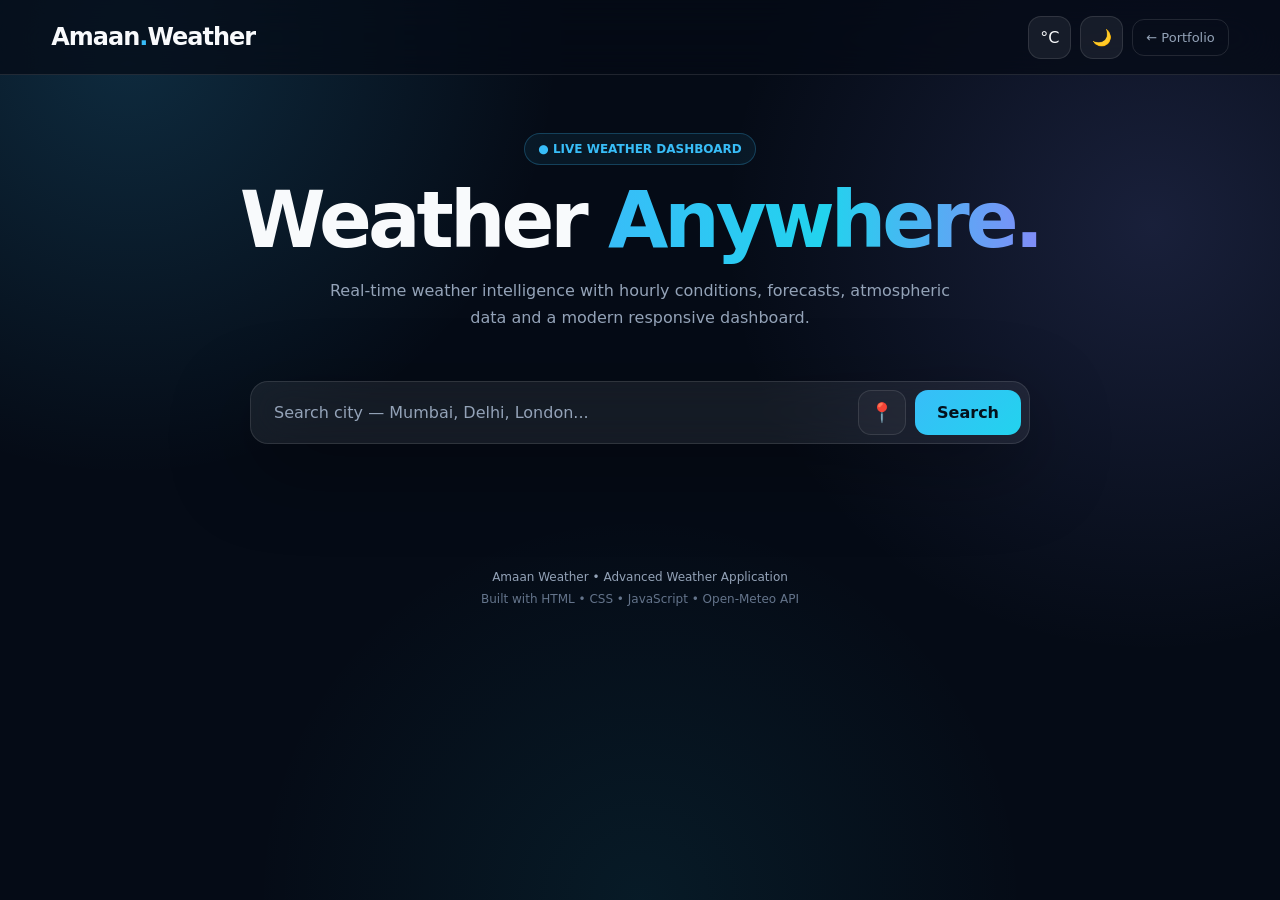
<file: projects/weather-app/index.html>
<!DOCTYPE html>
<html lang="en">
<head>
<meta charset="UTF-8">
<meta name="viewport" content="width=device-width,initial-scale=1.0">
<meta name="description" content="Amaan Weather — Advanced real-time weather dashboard">
<title>Amaan Weather | Advanced Weather Dashboard</title>

<style>
*{
    margin:0;
    padding:0;
    box-sizing:border-box;
}

:root{
    --bg:#050b16;
    --bg2:#0b1424;
    --card:rgba(255,255,255,.065);
    --card2:rgba(255,255,255,.035);
    --border:rgba(255,255,255,.11);
    --text:#f8fafc;
    --muted:#94a3b8;
    --blue:#38bdf8;
    --cyan:#22d3ee;
    --purple:#818cf8;
    --green:#34d399;
    --yellow:#facc15;
    --red:#fb7185;
    --shadow:0 25px 80px rgba(0,0,0,.35);
}

html{
    scroll-behavior:smooth;
}

body{
    min-height:100vh;
    font-family:Inter,system-ui,-apple-system,BlinkMacSystemFont,
    "Segoe UI",Arial,sans-serif;
    color:var(--text);
    background:
        radial-gradient(circle at 10% 5%,rgba(56,189,248,.18),transparent 30%),
        radial-gradient(circle at 90% 25%,rgba(129,140,248,.16),transparent 32%),
        radial-gradient(circle at 50% 100%,rgba(34,211,238,.08),transparent 35%),
        var(--bg);
    overflow-x:hidden;
}

body.light{
    --bg:#eef6ff;
    --bg2:#ffffff;
    --card:rgba(255,255,255,.72);
    --card2:rgba(255,255,255,.55);
    --border:rgba(15,23,42,.10);
    --text:#0f172a;
    --muted:#64748b;
}

button,
input{
    font:inherit;
}

button{
    cursor:pointer;
}

.container{
    width:min(1180px,92%);
    margin:auto;
}

/* NAV */

nav{
    position:sticky;
    top:0;
    z-index:1000;
    border-bottom:1px solid var(--border);
    background:rgba(5,11,22,.72);
    backdrop-filter:blur(22px);
}

body.light nav{
    background:rgba(255,255,255,.72);
}

.nav-inner{
    min-height:74px;
    display:flex;
    align-items:center;
    justify-content:space-between;
    gap:20px;
}

.logo{
    font-size:24px;
    font-weight:900;
    letter-spacing:-1px;
}

.logo span{
    color:var(--blue);
}

.nav-actions{
    display:flex;
    align-items:center;
    gap:9px;
}

.icon-btn{
    width:43px;
    height:43px;
    border-radius:13px;
    border:1px solid var(--border);
    background:var(--card);
    color:var(--text);
}

.icon-btn:hover{
    border-color:var(--blue);
}

.back{
    text-decoration:none;
    color:var(--muted);
    padding:10px 13px;
    border:1px solid var(--border);
    border-radius:12px;
    font-size:13px;
}

/* HERO */

.hero{
    text-align:center;
    padding:58px 0 30px;
}

.badge{
    display:inline-flex;
    align-items:center;
    gap:7px;
    padding:8px 13px;
    border:1px solid rgba(56,189,248,.25);
    border-radius:999px;
    color:var(--blue);
    background:rgba(56,189,248,.07);
    font-size:12px;
    font-weight:700;
    margin-bottom:18px;
}

.hero h1{
    font-size:clamp(42px,8vw,78px);
    line-height:.95;
    letter-spacing:-4px;
}

.hero h1 span{
    background:linear-gradient(90deg,var(--blue),var(--cyan),var(--purple));
    -webkit-background-clip:text;
    background-clip:text;
    color:transparent;
}

.hero p{
    max-width:650px;
    margin:20px auto 0;
    color:var(--muted);
    line-height:1.7;
}

/* SEARCH */

.search-wrapper{
    max-width:780px;
    margin:20px auto 34px;
}

.search{
    display:flex;
    gap:9px;
    padding:8px;
    border:1px solid var(--border);
    border-radius:18px;
    background:var(--card);
    box-shadow:var(--shadow);
    backdrop-filter:blur(20px);
}

.search input{
    min-width:0;
    flex:1;
    border:0;
    outline:0;
    background:transparent;
    color:var(--text);
    padding:13px 15px;
}

.search input::placeholder{
    color:var(--muted);
}

.primary{
    border:0;
    padding:0 22px;
    border-radius:13px;
    color:#04111c;
    font-weight:800;
    background:linear-gradient(135deg,var(--blue),var(--cyan));
}

.location{
    width:48px;
    border:1px solid var(--border);
    border-radius:13px;
    background:var(--card2);
    color:var(--text);
    font-size:19px;
}

/* STATUS */

.status{
    min-height:25px;
    text-align:center;
    color:var(--muted);
    font-size:13px;
    margin-bottom:12px;
}

.status.error{
    color:var(--red);
}

.loader{
    display:none;
    width:34px;
    height:34px;
    margin:10px auto 25px;
    border:3px solid rgba(255,255,255,.1);
    border-top-color:var(--blue);
    border-radius:50%;
    animation:spin .75s linear infinite;
}

@keyframes spin{
    to{transform:rotate(360deg)}
}

/* DASHBOARD */

.dashboard{
    display:none;
}

.grid{
    display:grid;
    grid-template-columns:1.5fr 1fr;
    gap:16px;
}

.card{
    border:1px solid var(--border);
    border-radius:25px;
    background:var(--card);
    backdrop-filter:blur(22px);
    box-shadow:var(--shadow);
}

/* CURRENT */

.current-card{
    padding:28px;
    overflow:hidden;
    position:relative;
}

.current-card:after{
    content:"";
    position:absolute;
    width:250px;
    height:250px;
    right:-100px;
    top:-100px;
    background:rgba(56,189,248,.12);
    filter:blur(50px);
    border-radius:50%;
}

.place{
    color:var(--muted);
    font-size:14px;
}

.current-main{
    position:relative;
    z-index:2;
    display:flex;
    justify-content:space-between;
    align-items:center;
    gap:20px;
    margin-top:28px;
}

.weather-symbol{
    font-size:92px;
    filter:drop-shadow(0 12px 20px rgba(0,0,0,.25));
}

.temperature{
    font-size:76px;
    font-weight:900;
    letter-spacing:-5px;
}

.condition{
    color:var(--muted);
    margin-top:5px;
    font-size:16px;
}

.updated{
    margin-top:25px;
    color:var(--muted);
    font-size:12px;
}

/* SIDE SUMMARY */

.summary{
    padding:25px;
}

.card-title{
    font-size:16px;
    margin-bottom:18px;
}

.stats{
    display:grid;
    grid-template-columns:1fr 1fr;
    gap:11px;
}

.stat{
    padding:15px;
    border-radius:17px;
    border:1px solid var(--border);
    background:var(--card2);
}

.stat-icon{
    font-size:19px;
}

.stat-label{
    color:var(--muted);
    font-size:11px;
    margin-top:7px;
}

.stat-value{
    font-size:17px;
    font-weight:800;
    margin-top:3px;
}

/* SECTIONS */

.section{
    margin-top:18px;
    padding:25px;
}

.section-header{
    display:flex;
    justify-content:space-between;
    align-items:center;
    margin-bottom:20px;
}

.section-header h2{
    font-size:20px;
}

.section-header span{
    color:var(--muted);
    font-size:12px;
}

/* HOURLY */

.hourly{
    display:flex;
    gap:10px;
    overflow-x:auto;
    padding-bottom:5px;
    scrollbar-width:thin;
}

.hour{
    min-width:105px;
    padding:15px 10px;
    text-align:center;
    border:1px solid var(--border);
    background:var(--card2);
    border-radius:18px;
}

.hour.active{
    border-color:rgba(56,189,248,.5);
    background:rgba(56,189,248,.09);
}

.hour-time{
    color:var(--muted);
    font-size:11px;
}

.hour-icon{
    font-size:30px;
    margin:10px 0;
}

.hour-temp{
    font-weight:800;
}

.hour-rain{
    color:var(--blue);
    font-size:10px;
    margin-top:7px;
}

/* CHART */

.chart-box{
    width:100%;
    height:230px;
    position:relative;
}

canvas{
    width:100%;
    height:100%;
}

/* DAILY */

.daily{
    display:grid;
    grid-template-columns:repeat(7,1fr);
    gap:10px;
}

.day{
    text-align:center;
    padding:17px 8px;
    border:1px solid var(--border);
    border-radius:18px;
    background:var(--card2);
}

.day-name{
    font-size:12px;
    font-weight:800;
}

.day-icon{
    font-size:32px;
    margin:12px 0;
}

.day-temp{
    font-weight:800;
}

.day-low{
    color:var(--muted);
    font-size:12px;
    margin-top:5px;
}

.rain{
    color:var(--blue);
    font-size:10px;
    margin-top:8px;
}

/* FAVORITES */

.favorites{
    display:flex;
    gap:9px;
    flex-wrap:wrap;
}

.favorite{
    padding:10px 13px;
    border-radius:12px;
    border:1px solid var(--border);
    background:var(--card2);
    color:var(--text);
}

/* FOOTER */

footer{
    text-align:center;
    padding:55px 0 30px;
    color:var(--muted);
    font-size:12px;
}

.tech{
    margin-top:8px;
    color:#64748b;
}

/* MOBILE */

@media(max-width:850px){

    .grid{
        grid-template-columns:1fr;
    }

    .daily{
        grid-template-columns:repeat(4,1fr);
    }

    .current-main{
        align-items:flex-start;
    }
}

@media(max-width:600px){

    .hero{
        padding-top:42px;
    }

    .hero h1{
        letter-spacing:-2px;
    }

    .search{
        flex-wrap:wrap;
    }

    .search input{
        width:100%;
        flex-basis:100%;
    }

    .primary{
        flex:1;
        min-height:48px;
    }

    .location{
        width:50px;
    }

    .current-card,
    .summary,
    .section{
        padding:20px;
    }

    .current-main{
        flex-direction:column;
    }

    .weather-symbol{
        font-size:75px;
    }

    .temperature{
        font-size:62px;
    }

    .daily{
        grid-template-columns:repeat(2,1fr);
    }

    .back{
        display:none;
    }
}
</style>
</head>

<body>

<nav>
<div class="container nav-inner">

    <div class="logo">
        Amaan<span>.</span>Weather
    </div>

    <div class="nav-actions">

        <button class="icon-btn"
                onclick="toggleUnit()"
                id="unitBtn">
            °C
        </button>

        <button class="icon-btn"
                onclick="toggleTheme()">
            🌙
        </button>

        <a class="back" href="../../index.html">
            ← Portfolio
        </a>

    </div>

</div>
</nav>

<main class="container">

<section class="hero">

    <div class="badge">
        ● LIVE WEATHER DASHBOARD
    </div>

    <h1>
        Weather
        <span>Anywhere.</span>
    </h1>

    <p>
        Real-time weather intelligence with hourly conditions,
        forecasts, atmospheric data and a modern responsive dashboard.
    </p>

</section>

<div class="search-wrapper">

    <div class="search">

        <input
            id="cityInput"
            type="text"
            placeholder="Search city — Mumbai, Delhi, London..."
            autocomplete="off"
        >

        <button class="location"
                onclick="useLocation()"
                title="Use my location">
            📍
        </button>

        <button class="primary"
                onclick="searchCity()">
            Search
        </button>

    </div>

</div>

<div id="status" class="status"></div>

<div id="loader" class="loader"></div>

<div id="dashboard" class="dashboard">

<!-- CURRENT + SUMMARY -->

<div class="grid">

<section class="card current-card">

    <div id="place"
         class="place">
        —
    </div>

    <div class="current-main">

        <div>

            <div id="weatherSymbol"
                 class="weather-symbol">
                ☀️
            </div>

            <div id="temperature"
                 class="temperature">
                —
            </div>

            <div id="condition"
                 class="condition">
                —
            </div>

        </div>

    </div>

    <div id="updated"
         class="updated">
        —
    </div>

</section>

<section class="card summary">

    <h2 class="card-title">
        Weather Details
    </h2>

    <div class="stats">

        <div class="stat">
            <div class="stat-icon">🌡️</div>
            <div class="stat-label">FEELS LIKE</div>
            <div id="feels" class="stat-value">—</div>
        </div>

        <div class="stat">
            <div class="stat-icon">💧</div>
            <div class="stat-label">HUMIDITY</div>
            <div id="humidity" class="stat-value">—</div>
        </div>

        <div class="stat">
            <div class="stat-icon">💨</div>
            <div class="stat-label">WIND</div>
            <div id="wind" class="stat-value">—</div>
        </div>

        <div class="stat">
            <div class="stat-icon">☁️</div>
            <div class="stat-label">CLOUD COVER</div>
            <div id="cloud" class="stat-value">—</div>
        </div>

        <div class="stat">
            <div class="stat-icon">🌧️</div>
            <div class="stat-label">PRECIPITATION</div>
            <div id="precip" class="stat-value">—</div>
        </div>

        <div class="stat">
            <div class="stat-icon">👁️</div>
            <div class="stat-label">VISIBILITY</div>
            <div id="visibility" class="stat-value">—</div>
        </div>

        <div class="stat">
            <div class="stat-icon">🔆</div>
            <div class="stat-label">UV INDEX</div>
            <div id="uv" class="stat-value">—</div>
        </div>

        <div class="stat">
            <div class="stat-icon">🧭</div>
            <div class="stat-label">PRESSURE</div>
            <div id="pressure" class="stat-value">—</div>
        </div>

    </div>

</section>

</div>

<!-- HOURLY -->

<section class="card section">

<div class="section-header">
    <h2>Next 24 Hours</h2>
    <span>Hourly forecast</span>
</div>

<div id="hourly"
     class="hourly">
</div>

</section>

<!-- CHART -->

<section class="card section">

<div class="section-header">
    <h2>Temperature Trend</h2>
    <span>24-hour outlook</span>
</div>

<div class="chart-box">
    <canvas id="tempChart"></canvas>
</div>

</section>

<!-- DAILY -->

<section class="card section">

<div class="section-header">
    <h2>7-Day Forecast</h2>
    <span>Daily outlook</span>
</div>

<div id="daily"
     class="daily">
</div>

</section>

<!-- FAVORITES -->

<section class="card section">

<div class="section-header">
    <h2>Recent Cities</h2>
    <span>Quick access</span>
</div>

<div id="favorites"
     class="favorites">
</div>

</section>

</div>

</main>

<footer>

    <div>
        Amaan Weather • Advanced Weather Application
    </div>

    <div class="tech">
        Built with HTML • CSS • JavaScript • Open-Meteo API
    </div>

</footer>

<script>

/* =========================================
   CONFIGURATION
========================================= */

const GEO_API =
"https://geocoding-api.open-meteo.com/v1/search";

const WEATHER_API =
"https://api.open-meteo.com/v1/forecast";

let unit = "C";
let lastWeather = null;

/* =========================================
   WEATHER CODES
========================================= */

const weatherCodes = {

0:["☀️","Clear sky"],
1:["🌤️","Mainly clear"],
2:["⛅","Partly cloudy"],
3:["☁️","Overcast"],

45:["🌫️","Fog"],
48:["🌫️","Rime fog"],

51:["🌦️","Light drizzle"],
53:["🌦️","Drizzle"],
55:["🌧️","Heavy drizzle"],

56:["🌧️","Freezing drizzle"],
57:["🌧️","Heavy freezing drizzle"],

61:["🌦️","Light rain"],
63:["🌧️","Rain"],
65:["🌧️","Heavy rain"],

66:["🌧️","Freezing rain"],
67:["🌧️","Heavy freezing rain"],

71:["🌨️","Light snow"],
73:["❄️","Snow"],
75:["❄️","Heavy snow"],

77:["🌨️","Snow grains"],

80:["🌦️","Rain showers"],
81:["🌧️","Rain showers"],
82:["⛈️","Heavy rain showers"],

85:["🌨️","Snow showers"],
86:["❄️","Heavy snow showers"],

95:["⛈️","Thunderstorm"],
96:["⛈️","Thunderstorm + hail"],
99:["⛈️","Heavy thunderstorm"]
};

/* =========================================
   HELPERS
========================================= */

function weatherInfo(code){

    return weatherCodes[code] || ["🌡️","Unknown"];

}

function temp(value){

    if(value === null || value === undefined)
        return "—";

    if(unit === "F")
        return Math.round((value * 9/5) + 32) + "°F";

    return Math.round(value) + "°C";

}

function speed(value){

    if(value === null || value === undefined)
        return "—";

    return Math.round(value) + " km/h";

}

function timeFormat(value){

    if(!value) return "—";

    return value.split("T")[1]?.substring(0,5) || value;

}

function dateName(value){

    return new Date(value+"T12:00:00")
    .toLocaleDateString("en-US",{
        weekday:"short"
    });

}

function setStatus(message="",error=false){

    const el =
        document.getElementById("status");

    el.textContent = message;

    el.className =
        error ? "status error" : "status";

}

function loading(value){

    document.getElementById("loader")
        .style.display =
        value ? "block" : "none";

}

function formatVisibility(meters){

    if(!meters) return "—";

    return (meters/1000).toFixed(1)+" km";

}

/* =========================================
   CITY SEARCH
========================================= */

async function searchCity(){

    const input =
        document.getElementById("cityInput");

    const city =
        input.value.trim();

    if(!city){

        setStatus(
            "Please enter a city name.",
            true
        );

        return;

    }

    loading(true);

    setStatus(
        "Searching for "+city+"..."
    );

    try{

        const url =
            GEO_API+
            "?name="+
            encodeURIComponent(city)+
            "&count=1"+
            "&language=en"+
            "&format=json";

        const response =
            await fetch(url);

        if(!response.ok)
            throw new Error();

        const data =
            await response.json();

        if(!data.results ||
           !data.results.length){

            throw new Error(
                "City not found"
            );

        }

        const place =
            data.results[0];

        await getWeather(
            place.latitude,
            place.longitude,
            place.name,
            place.country
        );

        saveRecent(
            place.name,
            place.latitude,
            place.longitude,
            place.country
        );

    }catch(error){

        setStatus(
            "City not found. Try another city.",
            true
        );

    }finally{

        loading(false);

    }

}

/* =========================================
   WEATHER REQUEST
========================================= */

async function getWeather(
    latitude,
    longitude,
    city,
    country
){

    setStatus(
        "Loading live weather..."
    );

    const params = [

        "latitude="+latitude,
        "longitude="+longitude,

        "current="+[
            "temperature_2m",
            "relative_humidity_2m",
            "apparent_temperature",
            "precipitation",
            "weather_code",
            "cloud_cover",
            "pressure_msl",
            "wind_speed_10m",
            "wind_direction_10m"
        ].join(","),

        "hourly="+[
            "temperature_2m",
            "apparent_temperature",
            "precipitation_probability",
            "weather_code",
            "relative_humidity_2m",
            "wind_speed_10m",
            "visibility",
            "uv_index"
        ].join(","),

        "daily="+[
            "weather_code",
            "temperature_2m_max",
            "temperature_2m_min",
            "precipitation_probability_max",
            "sunrise",
            "sunset",
            "uv_index_max"
        ].join(","),

        "timezone=auto",
        "forecast_days=7",

        "temperature_unit=celsius",
        "wind_speed_unit=kmh"

    ];

    const response =
        await fetch(
            WEATHER_API+
            "?"+
            params.join("&")
        );

    if(!response.ok)
        throw new Error(
            "Weather API error"
        );

    const data =
        await response.json();

    lastWeather = {
        data,
        city,
        country
    };

    renderWeather(
        data,
        city,
        country
    );

}

/* =========================================
   RENDER WEATHER
========================================= */

function renderWeather(
    data,
    city,
    country
){

    const c =
        data.current;

    const h =
        data.hourly;

    const d =
        data.daily;

    const info =
        weatherInfo(
            c.weather_code
        );

    document.getElementById("place")
        .textContent =
        "📍 "+city+
        (country ? ", "+country : "");

    document
</file>
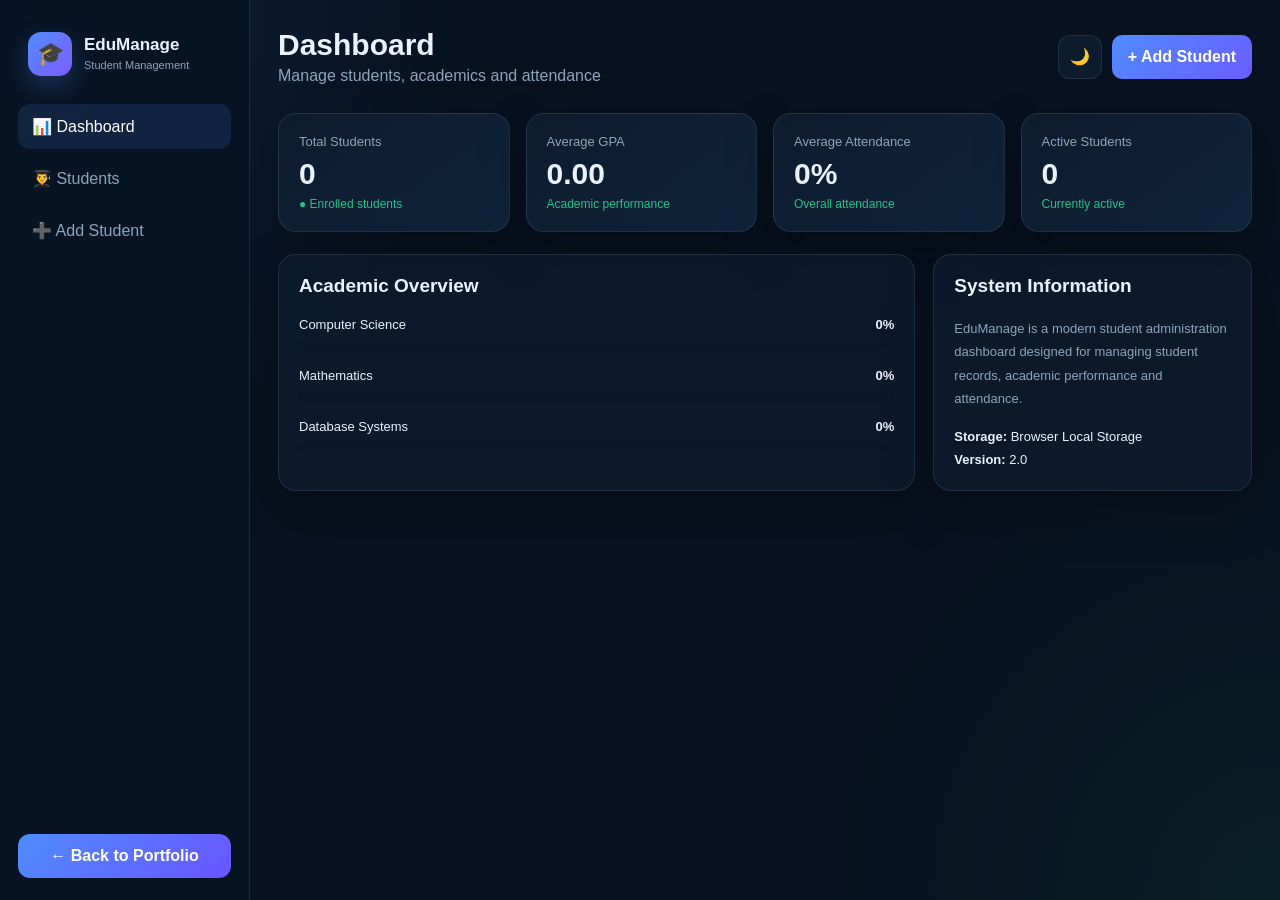
<file: app/projects/student-management/index.html>
<!DOCTYPE html>
<html lang="en">
<head>
<meta charset="UTF-8">
<meta name="viewport" content="width=device-width, initial-scale=1.0">
<title>Student Management System | Amaan</title>

<style>
:root{
  --bg:#07111f;
  --panel:#0d1b2e;
  --panel2:#10243b;
  --text:#eaf2ff;
  --muted:#8ea4bd;
  --primary:#4f8cff;
  --success:#25c28a;
  --danger:#ff5c6c;
  --warning:#ffbd4a;
  --border:rgba(255,255,255,.09);
  --shadow:0 20px 50px rgba(0,0,0,.25);
}

*{
  box-sizing:border-box;
  margin:0;
  padding:0;
}

body{
  font-family:Inter,Segoe UI,Arial,sans-serif;
  background:
    radial-gradient(circle at top left,rgba(79,140,255,.14),transparent 30%),
    radial-gradient(circle at bottom right,rgba(37,194,138,.08),transparent 30%),
    var(--bg);
  color:var(--text);
  min-height:100vh;
}

button,input,select{
  font:inherit;
}

button{
  cursor:pointer;
}

.app{
  display:flex;
  min-height:100vh;
}

/* SIDEBAR */

.sidebar{
  width:250px;
  background:rgba(8,20,35,.92);
  border-right:1px solid var(--border);
  padding:24px 18px;
  position:fixed;
  inset:0 auto 0 0;
  z-index:20;
}

.logo{
  display:flex;
  align-items:center;
  gap:12px;
  padding:8px 10px 28px;
}

.logo-icon{
  width:44px;
  height:44px;
  display:grid;
  place-items:center;
  border-radius:13px;
  background:linear-gradient(135deg,#4f8cff,#7d5cff);
  font-size:22px;
  box-shadow:0 10px 25px rgba(79,140,255,.25);
}

.logo h2{
  font-size:17px;
}

.logo span{
  color:var(--muted);
  font-size:11px;
}

.nav{
  display:flex;
  flex-direction:column;
  gap:7px;
}

.nav button{
  border:0;
  background:transparent;
  color:var(--muted);
  text-align:left;
  padding:13px 14px;
  border-radius:12px;
  transition:.2s;
}

.nav button:hover,
.nav button.active{
  color:white;
  background:rgba(79,140,255,.13);
}

.sidebar-bottom{
  position:absolute;
  bottom:22px;
  left:18px;
  right:18px;
}

.portfolio{
  display:block;
  text-decoration:none;
  color:white;
  background:linear-gradient(135deg,#4f8cff,#6955ff);
  padding:13px;
  border-radius:12px;
  text-align:center;
  font-weight:700;
}

/* MAIN */

.main{
  margin-left:250px;
  width:calc(100% - 250px);
  padding:28px;
}

.topbar{
  display:flex;
  justify-content:space-between;
  align-items:center;
  gap:20px;
  margin-bottom:28px;
}

.title h1{
  font-size:30px;
}

.title p{
  color:var(--muted);
  margin-top:5px;
}

.top-actions{
  display:flex;
  gap:10px;
}

.icon-btn{
  width:44px;
  height:44px;
  border:1px solid var(--border);
  background:var(--panel);
  color:white;
  border-radius:12px;
}

/* CARDS */

.stats{
  display:grid;
  grid-template-columns:repeat(4,1fr);
  gap:16px;
  margin-bottom:22px;
}

.stat{
  background:linear-gradient(145deg,var(--panel),var(--panel2));
  border:1px solid var(--border);
  border-radius:18px;
  padding:20px;
  box-shadow:var(--shadow);
}

.stat-label{
  color:var(--muted);
  font-size:13px;
}

.stat-value{
  font-size:30px;
  font-weight:800;
  margin-top:8px;
}

.stat-small{
  color:var(--success);
  font-size:12px;
  margin-top:6px;
}

/* CONTENT */

.panel{
  background:rgba(13,27,46,.88);
  border:1px solid var(--border);
  border-radius:18px;
  padding:20px;
  box-shadow:var(--shadow);
}

.panel-header{
  display:flex;
  justify-content:space-between;
  align-items:center;
  gap:15px;
  margin-bottom:20px;
}

.panel-header h2{
  font-size:19px;
}

.controls{
  display:flex;
  gap:10px;
  flex-wrap:wrap;
}

input,
select{
  background:#091729;
  color:white;
  border:1px solid var(--border);
  border-radius:10px;
  padding:11px 13px;
  outline:none;
}

input:focus,
select:focus{
  border-color:var(--primary);
}

.search{
  min-width:230px;
}

.btn{
  border:0;
  padding:11px 16px;
  border-radius:10px;
  font-weight:700;
  color:white;
}

.btn-primary{
  background:linear-gradient(135deg,#4f8cff,#6b5cff);
}

.btn-success{
  background:var(--success);
}

.btn-danger{
  background:var(--danger);
}

.btn-secondary{
  background:#1a304a;
}

/* TABLE */

.table-wrap{
  overflow-x:auto;
}

table{
  width:100%;
  border-collapse:collapse;
  min-width:850px;
}

th{
  text-align:left;
  color:#8ea4bd;
  font-size:12px;
  text-transform:uppercase;
  padding:13px;
  border-bottom:1px solid var(--border);
}

td{
  padding:15px 13px;
  border-bottom:1px solid var(--border);
  font-size:14px;
}

tbody tr{
  transition:.2s;
}

tbody tr:hover{
  background:rgba(255,255,255,.025);
}

.student{
  display:flex;
  align-items:center;
  gap:11px;
}

.avatar{
  width:38px;
  height:38px;
  border-radius:11px;
  display:grid;
  place-items:center;
  background:linear-gradient(135deg,#4f8cff,#7d5cff);
  font-weight:800;
}

.student-name{
  font-weight:700;
}

.student-email{
  color:var(--muted);
  font-size:11px;
  margin-top:2px;
}

.badge{
  padding:5px 9px;
  border-radius:20px;
  font-size:11px;
  font-weight:700;
}

.badge-active{
  color:#55e0ad;
  background:rgba(37,194,138,.12);
}

.badge-warning{
  color:#ffd16a;
  background:rgba(255,189,74,.12);
}

.badge-danger{
  color:#ff8290;
  background:rgba(255,92,108,.12);
}

.actions{
  display:flex;
  gap:6px;
}

.action{
  border:1px solid var(--border);
  background:#10243b;
  color:white;
  width:34px;
  height:34px;
  border-radius:8px;
}

.action:hover{
  border-color:var(--primary);
}

/* MODAL */

.modal{
  position:fixed;
  inset:0;
  background:rgba(0,0,0,.65);
  backdrop-filter:blur(7px);
  display:none;
  align-items:center;
  justify-content:center;
  padding:20px;
  z-index:50;
}

.modal.show{
  display:flex;
}

.modal-box{
  width:100%;
  max-width:650px;
  max-height:90vh;
  overflow:auto;
  background:#0d1b2e;
  border:1px solid var(--border);
  border-radius:20px;
  padding:24px;
  box-shadow:0 30px 80px rgba(0,0,0,.5);
}

.modal-header{
  display:flex;
  justify-content:space-between;
  margin-bottom:22px;
}

.close{
  border:0;
  background:transparent;
  color:white;
  font-size:24px;
}

.form-grid{
  display:grid;
  grid-template-columns:1fr 1fr;
  gap:15px;
}

.form-group{
  display:flex;
  flex-direction:column;
  gap:7px;
}

.form-group.full{
  grid-column:1/-1;
}

.form-group label{
  font-size:12px;
  color:var(--muted);
}

.form-actions{
  display:flex;
  justify-content:flex-end;
  gap:10px;
  margin-top:22px;
}

/* DASHBOARD */

.dashboard-grid{
  display:grid;
  grid-template-columns:2fr 1fr;
  gap:18px;
  margin-bottom:22px;
}

.progress{
  height:9px;
  background:#091729;
  border-radius:20px;
  overflow:hidden;
  margin-top:9px;
}

.progress span{
  display:block;
  height:100%;
  background:linear-gradient(90deg,#4f8cff,#25c28a);
  border-radius:20px;
}

.subject{
  margin-bottom:18px;
}

.subject-top{
  display:flex;
  justify-content:space-between;
  font-size:13px;
}

.empty{
  text-align:center;
  padding:45px 15px;
  color:var(--muted);
}

/* TOAST */

.toast{
  position:fixed;
  right:22px;
  bottom:22px;
  background:#10243b;
  border:1px solid var(--border);
  color:white;
  padding:14px 18px;
  border-radius:12px;
  transform:translateY(100px);
  opacity:0;
  transition:.3s;
  z-index:100;
}

.toast.show{
  transform:translateY(0);
  opacity:1;
}

/* RESPONSIVE */

@media(max-width:1000px){
  .sidebar{
    width:210px;
  }

  .main{
    margin-left:210px;
    width:calc(100% - 210px);
  }

  .stats{
    grid-template-columns:repeat(2,1fr);
  }

  .dashboard-grid{
    grid-template-columns:1fr;
  }
}

@media(max-width:700px){
  .sidebar{
    position:relative;
    width:100%;
    height:auto;
    padding:12px;
  }

  .logo{
    padding-bottom:15px;
  }

  .nav{
    flex-direction:row;
    overflow:auto;
  }

  .nav button{
    white-space:nowrap;
  }

  .sidebar-bottom{
    display:none;
  }

  .app{
    display:block;
  }

  .main{
    margin-left:0;
    width:100%;
    padding:16px;
  }

  .topbar{
    align-items:flex-start;
  }

  .title h1{
    font-size:23px;
  }

  .stats{
    grid-template-columns:1fr 1fr;
  }

  .stat-value{
    font-size:24px;
  }

  .panel-header{
    align-items:flex-start;
    flex-direction:column;
  }

  .controls{
    width:100%;
  }

  .search{
    width:100%;
  }

  .form-grid{
    grid-template-columns:1fr;
  }

  .form-group.full{
    grid-column:auto;
  }
}

@media(max-width:430px){
  .stats{
    grid-template-columns:1fr;
  }
}
</style>
</head>

<body>

<div class="app">

<!-- SIDEBAR -->

<aside class="sidebar">

  <div class="logo">
    <div class="logo-icon">🎓</div>
    <div>
      <h2>EduManage</h2>
      <span>Student Management</span>
    </div>
  </div>

  <nav class="nav">
    <button class="active" onclick="showSection('dashboard',this)">📊 Dashboard</button>
    <button onclick="showSection('students',this)">👨‍🎓 Students</button>
    <button onclick="openModal()">➕ Add Student</button>
  </nav>

  <div class="sidebar-bottom">
    <a class="portfolio" href="../../index.html">← Back to Portfolio</a>
  </div>

</aside>

<!-- MAIN -->

<main class="main">

<header class="topbar">

  <div class="title">
    <h1 id="pageTitle">Dashboard</h1>
    <p>Manage students, academics and attendance</p>
  </div>

  <div class="top-actions">
    <button class="icon-btn" onclick="toggleTheme()" title="Toggle theme">🌙</button>
    <button class="btn btn-primary" onclick="openModal()">+ Add Student</button>
  </div>

</header>

<!-- DASHBOARD -->

<section id="dashboard">

  <div class="stats">

    <div class="stat">
      <div class="stat-label">Total Students</div>
      <div class="stat-value" id="totalStudents">0</div>
      <div class="stat-small">● Enrolled students</div>
    </div>

    <div class="stat">
      <div class="stat-label">Average GPA</div>
      <div class="stat-value" id="averageGpa">0.00</div>
      <div class="stat-small">Academic performance</div>
    </div>

    <div class="stat">
      <div class="stat-label">Average Attendance</div>
      <div class="stat-value" id="averageAttendance">0%</div>
      <div class="stat-small">Overall attendance</div>
    </div>

    <div class="stat">
      <div class="stat-label">Active Students</div>
      <div class="stat-value" id="activeStudents">0</div>
      <div class="stat-small">Currently active</div>
    </div>

  </div>

  <div class="dashboard-grid">

    <div class="panel">

      <div class="panel-header">
        <h2>Academic Overview</h2>
      </div>

      <div class="subject">
        <div class="subject-top">
          <span>Computer Science</span>
          <strong id="csProgress">0%</strong>
        </div>
        <div class="progress">
          <span id="csBar" style="width:0%"></span>
        </div>
      </div>

      <div class="subject">
        <div class="subject-top">
          <span>Mathematics</span>
          <strong id="mathProgress">0%</strong>
        </div>
        <div class="progress">
          <span id="mathBar" style="width:0%"></span>
        </div>
      </div>

      <div class="subject">
        <div class="subject-top">
          <span>Database Systems</span>
          <strong id="dbProgress">0%</strong>
        </div>
        <div class="progress">
          <span id="dbBar" style="width:0%"></span>
        </div>
      </div>

    </div>

    <div class="panel">

      <div class="panel-header">
        <h2>System Information</h2>
      </div>

      <p style="color:var(--muted);line-height:1.8;font-size:13px">
        EduManage is a modern student administration dashboard designed
        for managing student records, academic performance and attendance.
      </p>

      <br>

      <p style="font-size:13px">
        <strong>Storage:</strong> Browser Local Storage
      </p>

      <p style="font-size:13px;margin-top:8px">
        <strong>Version:</strong> 2.0
      </p>

    </div>

  </div>

</section>

<!-- STUDENTS -->

<section id="students" style="display:none">

  <div class="panel">

    <div class="panel-header">

      <h2>Student Records</h2>

      <div class="controls">

        <input
          id="search"
          class="search"
          type="text"
          placeholder="Search student..."
          oninput="renderStudents()"
        >

        <select id="filterStatus" onchange="renderStudents()">
          <option value="all">All Status</option>
          <option value="Active">Active</option>
          <option value="Probation">Probation</option>
          <option value="Inactive">Inactive</option>
        </select>

        <button class="btn btn-secondary" onclick="exportCSV()">
          Export CSV
        </button>

        <button class="btn btn-primary" onclick="openModal()">
          + Add
        </button>

      </div>

    </div>

    <div class="table-wrap">

      <table>

        <thead>

          <tr>
            <th>Student</th>
            <th>ID</th>
            <th>Course</th>
            <th>Semester</th>
            <th>GPA</th>
            <th>Attendance</th>
            <th>Status</th>
            <th>Actions</th>
          </tr>

        </thead>

        <tbody id="studentTable"></tbody>

      </table>

    </div>

  </div>

</section>

</main>
</div>

<!-- MODAL -->

<div class="modal" id="studentModal">

<div class="modal-box">

  <div class="modal-header">

    <div>
      <h2 id="modalTitle">Add Student</h2>
      <p style="color:var(--muted);font-size:12px;margin-top:4px">
        Enter student information
      </p>
    </div>

    <button class="close" onclick="closeModal()">×</button>

  </div>

  <form id="studentForm">

    <div class="form-grid">

      <div class="form-group">
        <label>Full Name</label>
        <input id="name" required placeholder="Amaan Khan">
      </div>

      <div class="form-group">
        <label>Student ID</label>
        <input id="studentId" required placeholder="BCA2026001">
      </div>

      <div class="form-group">
        <label>Email</label>
        <input id="email" type="email" required placeholder="student@email.com">
      </div>

      <div class="form-group">
        <label>Course</label>
        <select id="course">
          <option>BCA</option>
          <option>B.Tech</option>
          <option>MCA</option>
          <option>B.Sc Computer Science</option>
          <option>BBA</option>
        </select>
      </div>

      <div class="form-group">
        <label>Semester</label>
        <select id="semester">
          <option>1st</option>
          <option>2nd</option>
          <option>3rd</option>
          <option>4th</option>
          <option>5th</option>
          <option>6th</option>
        </select>
      </div>

      <div class="form-group">
        <label>GPA</label>
        <input id="gpa" type="number" min="0" max="10" step=".01" required placeholder="8.50">
      </div>

      <div class="form-group">
        <label>Attendance %</label>
        <input id="attendance" type="number" min="0" max="100" required placeholder="85">
      </div>

      <div class="form-group">
        <label>Status</label>
        <select id="status">
          <option>Active</option>
          <option>Probation</option>
          <option>Inactive</option>
        </select>
      </div>

      <div class="form-group full">
        <label>Department / Specialization</label>
        <input id="department" placeholder="Computer Applications">
      </div>

    </div>

    <div class="form-actions">

      <button type="button" class="btn btn-secondary" onclick="closeModal()">
        Cancel
      </button>

      <button type="submit" class="btn btn-primary">
        Save Student
      </button>

    </div>

  </form>

</div>
</div>

<div class="toast" id="toast"></div>

<script>

/* =========================
   DATABASE
========================= */

const defaultStudents = [
  {
    id:1,
    name:"Amaan Khan",
    studentId:"BCA2026001",
    email:"amaan@example.com",
    course:"BCA",
    semester:"5th",
    gpa:8.7,
    attendance:88,
    status:"Active",
    department:"Computer Applications"
  },
  {
    id:2,
    name:"Rahul Sharma",
    studentId:"BCA2026002",
    email:"rahul@example.com",
    course:"BCA",
    semester:"5th",
    gpa:8.2,
    attendance:82,
    status:"Active",
    department:"Computer Applications"
  },
  {
    id:3,
    name:"Sara Khan",
    studentId:"BCA2026003",
    email:"sara@example.com",
    course:"BCA",
    semester:"4th",
    gpa:9.1,
    attendance:94,
    status:"Active",
    department:"Computer Applications"
  },
  {
    id:4,
    name:"Arjun Verma",
    studentId:"BCA2026004",
    email:"arjun@example.com",
    course:"BCA",
    semester:"3rd",
    gpa:6.8,
    attendance:67,
    status:"Probation",
    department:"Computer Applications"
  }
];

let students =
  JSON.parse(localStorage.getItem("eduManageStudents")) ||
  defaultStudents;

let editingId = null;

/* =========================
   SAVE DATABASE
========================= */

function saveStudents(){
  localStorage.setItem(
    "eduManageStudents",
    JSON.stringify(students)
  );
}

/* =========================
   NAVIGATION
========================= */

function showSection(section,button){

  document.getElementById("dashboard").style.display =
    section === "dashboard" ? "block" : "none";

  document.getElementById("students").style.display =
    section === "students" ? "block" : "none";

  document.getElementById("pageTitle").textContent =
    section === "dashboard" ? "Dashboard" : "Students";

  document.querySelectorAll(".nav button")
    .forEach(btn => btn.classList.remove("active"));

  if(button){
    button.classList.add("active");
  }

  updateDashboard();

  if(section === "students"){
    renderStudents();
  }
}

/* =========================
   MODAL
========================= */

function openModal(id=null){

  editingId = id;

  document.getElementById("studentModal")
    .classList.add("show");

  if(id){

    const s = students.find(x => x.id === id);

    document.getElementById("modalTitle").textContent =
      "Edit Student";

    document.getElementById("name").value = s.name;
    document.getElementById("studentId").value = s.studentId;
    document.getElementById("email").value = s.email;
    document.getElementById("course").value = s.course;
    document.getElementById("semester").value = s.semester;
    document.getElementById("gpa").value = s.gpa;
    document.getElementById("attendance").value = s.attendance;
    document.getElementById("status").value = s.status;
    document.getElementById("department").value = s.department;

  }else{

    document.getElementById("modalTitle").textContent =
      "Add Student";

    document.getElementById("studentForm").reset();

  }
}

function closeModal(){

  document.getElementById("studentModal")
    .classList.remove("show");

  editingId = null;

  document.getElementById("studentForm").reset();
}

/* =========================
   ADD / EDIT
========================= */

document.getElementById("studentForm")
.addEventListener("submit",function(e){

  e.preventDefault();

  const student = {

    id: editingId || Date.now(),

    name: document.getElementById("name").value.trim(),

    studentId:
      document.getElementById("studentId").value.trim(),

    email:
      document.getElementById("email").value.trim(),

    course:
      document.getElementById("course").value,

    semester:
      document.getElementById("semester").value,

    gpa:
      Number(document.getElementById("gpa").value),

    attendance:
      Number(document.getElementById("attendance").value),

    status:
      document.getElementById("status").value,

    department:
      document.getElementById("department").value.trim()

  };

  if(editingId){

    const index =
      students.findIndex(s => s.id === editingId);

    students[index] = student;

    showToast("Student updated successfully");

  }else{

    students.push(student);

    showToast("Student added successfully");

  }

  saveStudents();

  closeModal();

  renderStudents();

  updateDashboard();

});

/* =========================
   RENDER STUDENTS
========================= */

function renderStudents(){

  const tbo
</file>
